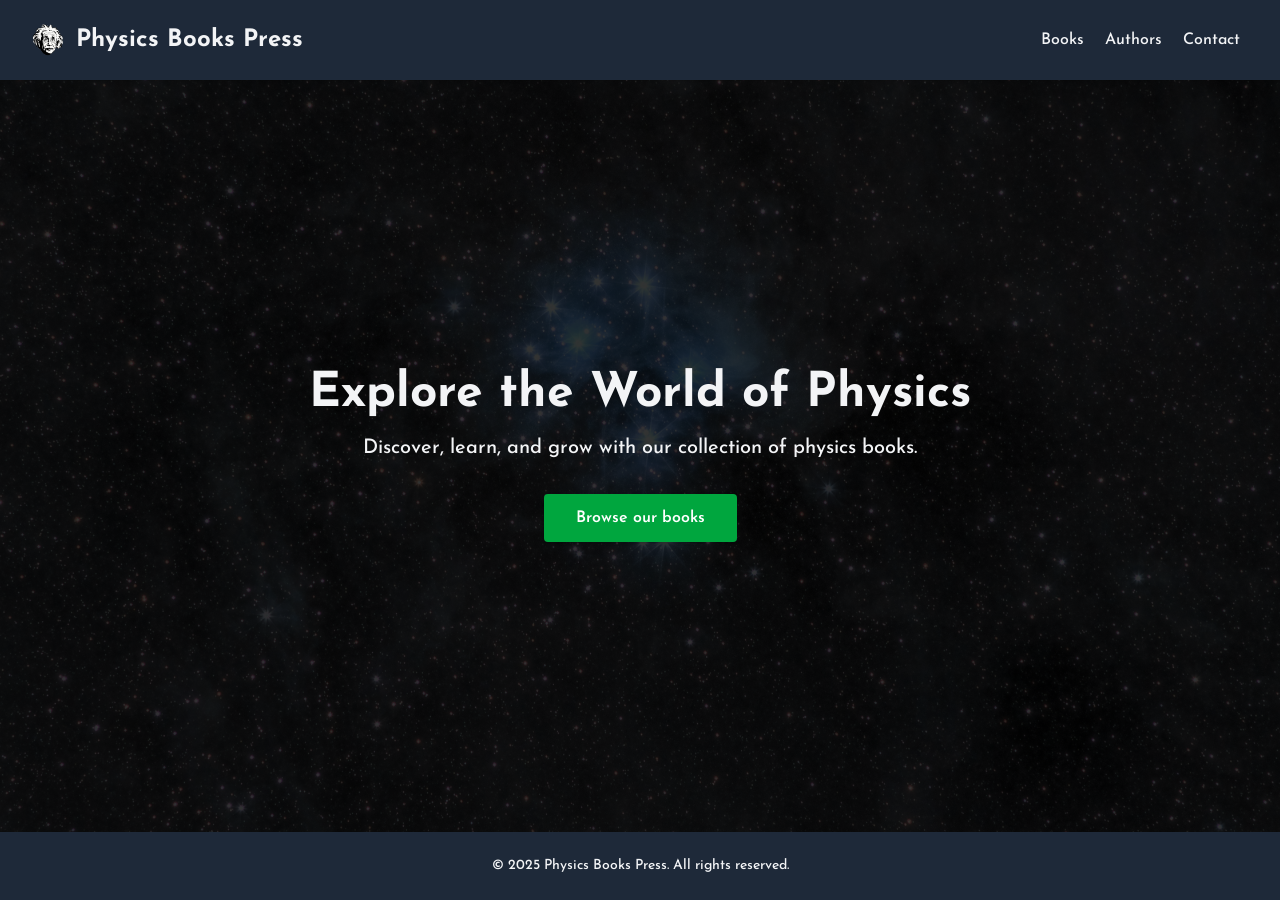
<file: index.html>
<!DOCTYPE html>
<html lang="en">

<head>
    <meta charset="UTF-8">
    <link rel="preconnect" href="https://fonts.googleapis.com">
    <link rel="preconnect" href="https://fonts.gstatic.com" crossorigin>
    <link href="https://fonts.googleapis.com/css2?family=Josefin+Sans:ital,wght@0,100..700;1,100..700&display=swap"
        rel="stylesheet">
    <style>
        .josefin-sans-std {
            font-family: "Josefin Sans", sans-serif;
            font-optical-sizing: auto;
            font-weight: 500;
            font-style: normal;
        }
    </style>
    <meta name="viewport" content="width=device-width, initial-scale=1.0">
    <title>Physics Books Press</title>
    <link href="./output.css" rel="stylesheet">
    <script async data-uid="4f81fa9027" src="https://physics.kit.com/4f81fa9027/index.js"></script>

    <!-- Google tag (gtag.js) -->
    <script async src="https://www.googletagmanager.com/gtag/js?id=G-MNFV7X96VJ"></script>
    <script>
        window.dataLayer = window.dataLayer || [];
        function gtag() { dataLayer.push(arguments); }
        gtag('js', new Date());

        gtag('config', 'G-MNFV7X96VJ');
    </script>

</head>

<body class=" min-h-screen flex flex-col josefin-sans-std text-gray-100" style="position: relative; background-image: url('images/hero-stars.jpg'); background-size: cover; background-position: center; background-color: rgba(255, 255, 255, 0.5);
  background-blend-mode: multiply">

    <header class="py-6 bg-gray-800 bg-opacity-90 shadow">
        <div class="container mx-auto px-8 flex justify-between items-center">
            <div class="flex items-center gap-3">
                <img src="images/logo.png" alt="Physics Books Press Logo" class="h-8 w-8">
                <h1 class="text-2xl font-bold">Physics Books Press</h1>
            </div>
            <nav>
                <a href="./books.html" class="hover:underline mx-2">Books</a>
                <a href="#" class="hover:underline mx-2">Authors</a>
                <a href="mailto:antonio@physicsbookspress.com" class="hover:underline mx-2">Contact</a>
            </nav>
        </div>
    </header>

    <main class="flex-grow flex items-center justify-center bg-black/80">
        <section class="text-center">
            <h2 class="text-4xl md:text-5xl font-extrabold mb-4">Explore the World of Physics</h2>
            <p class="text-lg md:text-xl mb-8">Discover, learn, and grow with our collection of
                physics books.</p>
            <a href="./books.html"
                class="inline-block px-8 py-3 bg-green-600 text-white font-semibold rounded shadow hover:bg-green-500 transition">Browse
                our books</a>
        </section>
    </main>
    <footer class="py-6 bg-gray-800 bg-opacity-90 shadow">
        <div class="container mx-auto px-4 text-center text-sm">
            &copy; 2025 Physics Books Press. All rights reserved.
        </div>
    </footer>
</body>

</html>
</file>
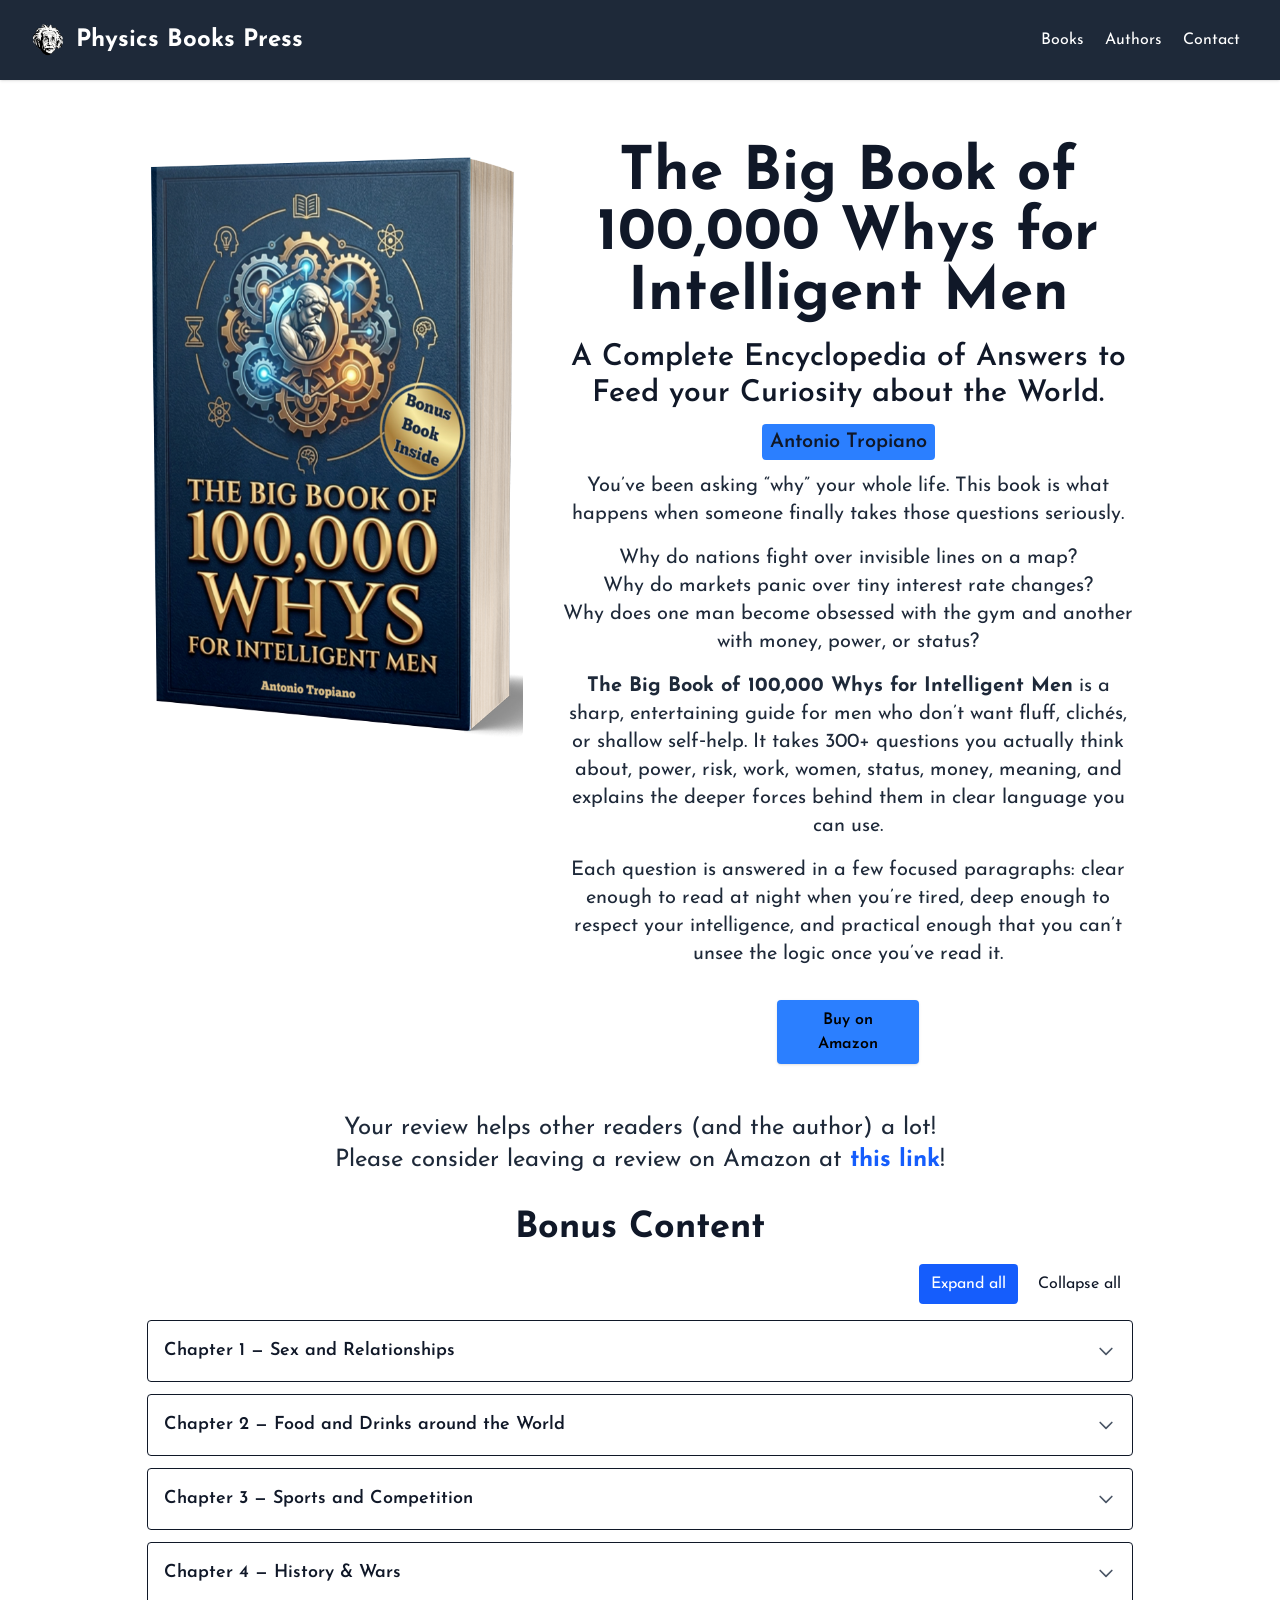
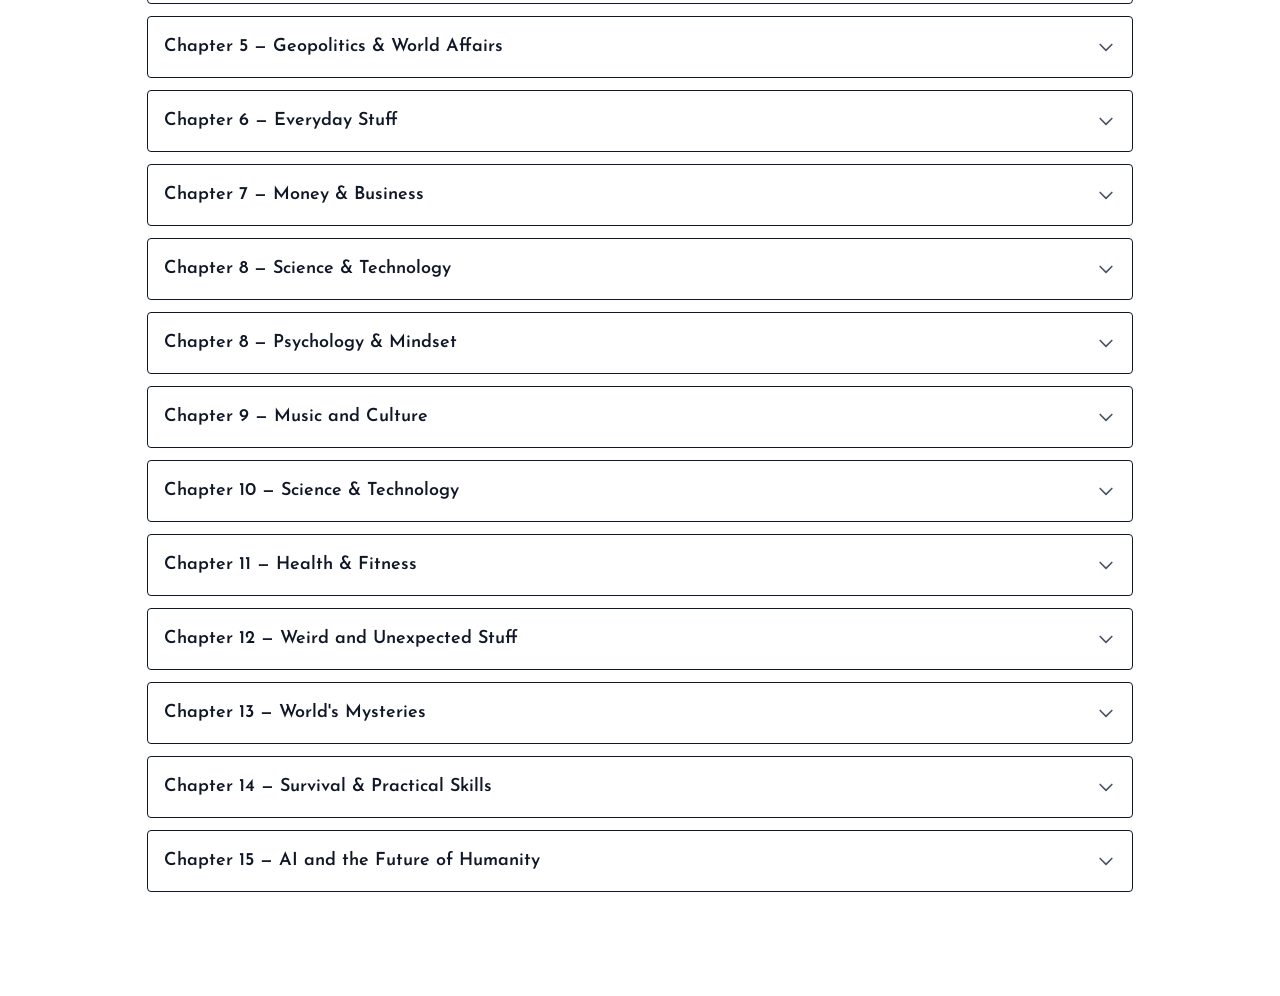
<file: 100kwhys.html>
<!DOCTYPE html>
<html lang="en">

<head>
    <meta charset="UTF-8">
    <title>100,000 Whys for Intelligent Men</title>
    <meta name="viewport" content="width=device-width, initial-scale=1.0">
    <link rel="preconnect" href="https://fonts.googleapis.com">
    <link rel="preconnect" href="https://fonts.gstatic.com" crossorigin>
    <link href="https://fonts.googleapis.com/css2?family=Josefin+Sans:ital,wght@0,100..700;1,100..700&display=swap"
        rel="stylesheet">
    <link href="./output.css" rel="stylesheet">
    <style>
        .josefin-sans-std {
            font-family: "Josefin Sans", sans-serif;
        }
    </style>
    <!-- Google tag (gtag.js) -->
    <script async src="https://www.googletagmanager.com/gtag/js?id=G-MNFV7X96VJ"></script>
    <script>
        window.dataLayer = window.dataLayer || [];
        function gtag() { dataLayer.push(arguments); }
        gtag('js', new Date());

        gtag('config', 'G-MNFV7X96VJ');
    </script>
</head>

<body class="min-h-screen flex flex-col josefin-sans-std text-gray-900">

    <header class="py-6 bg-gray-800 bg-opacity-90 shadow text-white">
        <div class="container mx-auto px-8 flex justify-between items-center">
            <div class="flex items-center gap-3">
                <img src="images/logo.png" alt="Physics Books Press Logo" class="h-8 w-8">
                <h1 class="text-2xl font-bold">Physics Books Press</h1>
            </div>
            <nav>
                <a href="./books.html" class="hover:underline mx-2">Books</a>
                <a href="#" class="hover:underline mx-2">Authors</a>
                <a href="mailto:antonio@physicsbookspress.com" class="hover:underline mx-2">Contact</a>
            </nav>
        </div>
    </header>

    <main class="w-5/6  mx-auto mt-10 px-4 mb-10">

        <div class="flex flex-col gap-8 bg-white">
            <div class="w-full flex flex-col md:flex-row rounded-lg overflow-hidden">
                <div class="flex-shrink-0 flex items-start justify-start">
                    <img src="images/100kwhys_cover-3d-narrow.png" alt="Book Cover - 100,000 Whys for Intelligent Men"
                        class="object-contain max-w-96 w-full rounded-md m-4">
                </div>
                <div class="flex-1 p-6 flex flex-col justify-center">
                    <h1 class="text-6xl  font-bold text-center mb-4">The Big Book of 100,000 Whys for Intelligent Men
                    </h1>
                    <h2 class="text-3xl font-semibold mb-4 text-center">A Complete Encyclopedia of Answers to Feed
                        your Curiosity about the World.
                    </h2>

                    <p class="text-xl text-center  text-gray-800 mb-4">
                        <span class="bg-blue-500 text-gray-900 font-semibold px-2 py-2 rounded">
                            Antonio Tropiano
                        </span>
                    </p>


                    <p class="text-gray-800 text-center text-xl  mb-4">
                        You’ve been asking “why” your whole life.
                        This book is what happens when someone finally takes those questions seriously.
                    </p>
                    <p class="text-gray-800 text-center text-xl  mb-4">
                        Why do nations fight over invisible lines on a map? <br>
                        Why do markets panic over tiny interest rate changes? <br>
                        Why does one man become obsessed with the gym and another with money, power, or status? <br>
                    </p>
                    <p class="text-gray-800 text-center text-xl  mb-4">
                        <strong>The Big Book of 100,000 Whys for Intelligent Men</strong>
                        is a sharp, entertaining guide for men who don’t want fluff, clichés, or shallow self‑help.
                        It takes 300+ questions you actually think about, power, risk, work, women, status, money,
                        meaning,
                        and explains the deeper forces behind them in clear language you can use.
                    </p>
                    <p class="text-gray-800 text-center text-xl  mb-4">
                        Each question is answered in a few focused paragraphs:
                        clear enough to read at night when you’re tired,
                        deep enough to respect your intelligence,
                        and practical enough that you can’t unsee the logic once you’ve read it.
                    </p>

                    <div class="flex justify-center">
                        <a href="https://www.amazon.com/dp/B0G4DMZP7H" target="_blank" class="lg:w-1/4 mt-4 inline-block px-6 py-2 
                            bg-blue-500 text-black text-center font-semibold rounded shadow 
                            hover:bg-blue-400 transition">
                            Buy on Amazon
                        </a>
                    </div>
                </div>

            </div>
        </div>

        <section class="w-full rounded-lg p-6" id="bonus">
            <p class="text-gray-800 text-center text-2xl mb-4">
                Your review helps other readers (and the author) a lot!<br>
                Please consider leaving a review on Amazon at <a
                    href="https://www.amazon.com/review/create-review?asin=B0H14FKWG4" target="_blank"
                    class="text-blue-600 hover:underline font-bold">this link</a>!
            </p>
            <h3 class="text-4xl font-bold mt-8 mb-4 text-center">Bonus Content</h3>

            <div class="flex justify-end gap-2 mb-4">
                <button id="expandAll" class="px-3 py-2 bg-blue-600 text-white rounded hover:bg-blue-500">Expand
                    all</button>
                <button id="collapseAll" class="px-3 py-2  text-gray-900 rounded hover:bg-gray-200">Collapse
                    all</button>
            </div>

            <style>
                details summary svg {
                    transition: transform .18s ease;
                }

                details[open] summary svg {
                    transform: rotate(180deg);
                }
            </style>

            <div class="space-y-3">
                <details class="bg-white rounded border p-4">
                    <summary class="list-none flex justify-between items-center cursor-pointer text-lg font-semibold">
                        Chapter 1 — Sex and Relationships
                        <svg xmlns="http://www.w3.org/2000/svg" class="h-5 w-5 ml-3 text-gray-600" fill="none"
                            viewBox="0 0 24 24" stroke="currentColor">
                            <path stroke-linecap="round" stroke-linejoin="round" stroke-width="2" d="M19 9l-7 7-7-7" />
                        </svg>
                    </summary>
                    <h4 class="mt-3 font-semibold">Additional readings & material</h4>
                    <ul class="list-disc list-inside text-gray-700 mt-2 space-y-1">
                        <li><a class="text-blue-600 hover:underline"
                                href="https://pmc.ncbi.nlm.nih.gov/articles/PMC2781881/" target="_blank"
                                rel="noopener">The ecology of social transitions in human evolution</a></li>
                        <li><a class="text-blue-600 hover:underline"
                                href="https://www.psychologytoday.com/us/blog/understanding-hypnosis/202402/how-oxytocin-affects-our-relationships"
                                target="_blank" rel="noopener">How Oxytocin Affects Our Relationships</a></li>

                        <li><a class="text-blue-600 hover:underline"
                                href="https://en.wikipedia.org/wiki/Human_mating_strategies" target="_blank"
                                rel="noopener">Human mating strategies</a></li>

                        <li><a class="text-blue-600 hover:underline"
                                href="https://observatory.wiki/The_Evolution_of_the_Human_Pair_Bond" target="_blank"
                                rel="noopener">The Evolution of the Human Pair Bond</a></li>

                        <li><a class="text-blue-600 hover:underline"
                                href="https://patrickmanningworldhistorian.com/blog/exploring-the-evolution-of-households-and-communities-in-homo-sapiens/"
                                target="_blank" rel="noopener">Exploring the Evolution of Households and Communities in
                                Homo Sapiens</a></li>

                        <li><a class="text-blue-600 hover:underline"
                                href="https://greatergood.berkeley.edu/article/item/what_does_oxytocin_have_to_do_with_friendship"
                                target="_blank" rel="noopener">What Does Oxytocin Have to Do With Friendship?</a></li>

                        <li><a class="text-blue-600 hover:underline" href="https://pubmed.ncbi.nlm.nih.gov/8483982/"
                                target="_blank" rel="noopener">An evolutionary perspective on human mating</a></li>

                        <li><a class="text-blue-600 hover:underline"
                                href="https://pmc.ncbi.nlm.nih.gov/articles/PMC3382477/" target="_blank"
                                rel="noopener">Human origins and the transition from promiscuity to pair‑bonding</a>
                        </li>

                        <li><a class="text-blue-600 hover:underline"
                                href="https://www.georgetown.edu/news/the-neuroscience-of-love-whats-going-on-in-the-lovestruck-brain/"
                                target="_blank" rel="noopener">The Neuroscience of Love</a></li>

                        <li><a class="text-blue-600 hover:underline" href="https://www.nature.com/articles/srep38490"
                                target="_blank" rel="noopener">MHC‑dependent mate choice is linked to a trace‑amine
                                receptor</a></li>
                    </ul>
                </details>

                <details class="bg-white rounded border p-4">
                    <summary class="list-none flex justify-between items-center cursor-pointer text-lg font-semibold">
                        Chapter 2 — Food and Drinks around the World
                        <svg xmlns="http://www.w3.org/2000/svg" class="h-5 w-5 ml-3 text-gray-600" fill="none"
                            viewBox="0 0 24 24" stroke="currentColor">
                            <path stroke-linecap="round" stroke-linejoin="round" stroke-width="2" d="M19 9l-7 7-7-7" />
                        </svg>
                    </summary>
                    <h4 class="mt-3 font-semibold">Additional readings & material</h4>
                    <ul class="list-disc list-inside text-gray-700 mt-2 space-y-1">
                        <li><a class="text-blue-600 hover:underline" href="https://ich.unesco.org" target="_blank"
                                rel="noopener">The Intangible Cultural Heritage of Food</a></li>

                        <li><a class="text-blue-600 hover:underline" href="https://www.bbc.com/future" target="_blank"
                                rel="noopener">Why Do Some Cultures Eat Insects?</a></li>

                        <li><a class="text-blue-600 hover:underline" href="https://www.nature.com/natfood"
                                target="_blank" rel="noopener">Fermented Foods and Gut Health</a></li>

                        <li><a class="text-blue-600 hover:underline" href="https://www.weforum.org" target="_blank"
                                rel="noopener">How Street Food Reflects Urban Culture</a></li>

                        <li><a class="text-blue-600 hover:underline" href="https://www.hsph.harvard.edu" target="_blank"
                                rel="noopener">Food as Social Glue</a></li>

                        <li><a class="text-blue-600 hover:underline" href="https://modernfarmer.com" target="_blank"
                                rel="noopener">Why Some Cultures Love Bitter and Spicy Flavors</a></li>

                        <li><a class="text-blue-600 hover:underline" href="https://www.technologyreview.com"
                                target="_blank" rel="noopener">How AI Is Changing Food Production</a></li>

                        <li><a class="text-blue-600 hover:underline" href="https://www.bbc.com/earth" target="_blank"
                                rel="noopener">Why We Crave the Foods We Do</a></li>

                        <li><a class="text-blue-600 hover:underline" href="https://www.theatlantic.com" target="_blank"
                                rel="noopener">How Coffee and Tea Became Rituals</a></li>

                        <li><a class="text-blue-600 hover:underline" href="https://food.stanford.edu" target="_blank"
                                rel="noopener">Climate and Cuisine</a></li>

                        <li><a class="text-blue-600 hover:underline" href="https://www.atlasobscura.com/gastro-obscura"
                                target="_blank" rel="noopener">The World’s National Dishes</a></li>

                        <li><a class="text-blue-600 hover:underline" href="https://www.npr.org/sections/thesalt"
                                target="_blank" rel="noopener">How Migration Creates Food Fusion</a></li>

                        <li><a class="text-blue-600 hover:underline" href="https://www.thelancet.com" target="_blank"
                                rel="noopener">Urbanization and Dietary Change</a></li>

                        <li><a class="text-blue-600 hover:underline" href="https://www.nationalgeographic.com"
                                target="_blank" rel="noopener">Cheese and Charcuterie Around the World</a></li>

                        <li><a class="text-blue-600 hover:underline" href="https://www.oecd.org" target="_blank"
                                rel="noopener">Sweet Tooth: Trends in Global Sugar Consumption</a></li>
                    </ul>
                </details>

                <details class="bg-white rounded border p-4">
                    <summary class="list-none flex justify-between items-center cursor-pointer text-lg font-semibold">
                        Chapter 3 — Sports and Competition
                        <svg xmlns="http://www.w3.org/2000/svg" class="h-5 w-5 ml-3 text-gray-600" fill="none"
                            viewBox="0 0 24 24" stroke="currentColor">
                            <path stroke-linecap="round" stroke-linejoin="round" stroke-width="2" d="M19 9l-7 7-7-7" />
                        </svg>
                    </summary>
                    <h4 class="mt-3 font-semibold">Additional readings & material</h4>
                    <ul class="list-disc list-inside text-gray-700 mt-2 space-y-1">
                        <li><a class="text-blue-600 hover:underline"
                                href="https://sabr.org/journal/article/home-field-advantage/" target="_blank"
                                rel="noopener">Home-Field Advantage</a></li>

                        <li><a class="text-blue-600 hover:underline"
                                href="https://sportsmedicineweekly.com/dr-brian-cole/at-what-age-do-athletes-achieve-peak-performance/"
                                target="_blank" rel="noopener">Peak Athletic Performance by Age</a></li>

                        <li><a class="text-blue-600 hover:underline"
                                href="https://www.smithsonianmag.com/smart-news/long-distance-running-may-have-evolved-to-help-humans-chase-prey-to-exhaustion-180984354/"
                                target="_blank" rel="noopener">Human Endurance and Hunting Evolution</a></li>

                        <li><a class="text-blue-600 hover:underline"
                                href="https://data.folio3.com/blog/big-data-in-sports/" target="_blank"
                                rel="noopener">Big Data in Sports</a></li>

                        <li><a class="text-blue-600 hover:underline"
                                href="https://renucounselling.ca/why-is-mental-toughness-important/" target="_blank"
                                rel="noopener">Mental Toughness in Sports</a></li>

                        <li><a class="text-blue-600 hover:underline"
                                href="https://www.scienceofrunning.com/2017/05/the-roger-bannister-effect-the-myth-of-the-psychological-breakthrough.html"
                                target="_blank" rel="noopener">The Roger Bannister Effect</a></li>

                        <li><a class="text-blue-600 hover:underline"
                                href="https://www.psychologytoday.com/us/blog/how-risky-is-it-really/201110/the-tribal-roots-team-spirit"
                                target="_blank" rel="noopener">The Tribal Roots of Team Spirit</a></li>

                        <li><a class="text-blue-600 hover:underline"
                                href="https://usa.satisform.com/the-evolution-of-sports-rehabilitation.html"
                                target="_blank" rel="noopener">Evolution of Sports Rehabilitation</a></li>

                        <li><a class="text-blue-600 hover:underline"
                                href="https://www.ebsco.com/research-starters/sports-and-leisure/draft-sports"
                                target="_blank" rel="noopener">Draft (sports)</a></li>
                    </ul>
                </details>

                <details class="bg-white rounded border p-4">
                    <summary class="list-none flex justify-between items-center cursor-pointer text-lg font-semibold">
                        Chapter 4 — History & Wars
                        <svg xmlns="http://www.w3.org/2000/svg" class="h-5 w-5 ml-3 text-gray-600" fill="none"
                            viewBox="0 0 24 24" stroke="currentColor">
                            <path stroke-linecap="round" stroke-linejoin="round" stroke-width="2" d="M19 9l-7 7-7-7" />
                        </svg>
                    </summary>
                    <h4 class="mt-3 font-semibold">Additional readings & material</h4>
                    <ul class="list-disc list-inside text-gray-700 mt-2 space-y-1">
                        <li><a class="text-blue-600 hover:underline"
                                href="https://www.benlandautaylor.com/p/the-military-transformation-of-medieval"
                                target="_blank" rel="noopener">The Military Transformation Of Medieval Europe: Stirrups
                                and Cavalry</a></li>

                        <li><a class="text-blue-600 hover:underline"
                                href="https://en.wikipedia.org/wiki/Great_Stirrup_Controversy" target="_blank"
                                rel="noopener">Great Stirrup Controversy</a></li>

                        <li><a class="text-blue-600 hover:underline"
                                href="https://strangehorizons.com/wordpress/non-fiction/articles/how-the-stirrup-changed-our-world/"
                                target="_blank" rel="noopener">How the Stirrup Changed Our World</a></li>

                        <li><a class="text-blue-600 hover:underline"
                                href="https://cards.algoreducation.com/en/content/DsgcyssI/empire-expansion-collapse-dynamics"
                                target="_blank" rel="noopener">The Rise and Fall of Empires</a></li>

                        <li><a class="text-blue-600 hover:underline"
                                href="https://voiceofindia.me/2026/01/20/usa-seven-stages-of-imperial-decline-samannay-biswas/"
                                target="_blank" rel="noopener">Seven stages of imperial decline</a></li>

                        <li><a class="text-blue-600 hover:underline"
                                href="https://aeon.co/essays/the-great-myth-of-empire-collapse" target="_blank"
                                rel="noopener">The great myth of empire collapse</a></li>

                        <li><a class="text-blue-600 hover:underline"
                                href="https://aristocraticfury.substack.com/p/the-evolution-of-cavalry-in-16th"
                                target="_blank" rel="noopener">The Evolution of Cavalry in 16th century</a></li>

                        <li><a class="text-blue-600 hover:underline"
                                href="https://www.history.com/topics/european-history/nation-state" target="_blank"
                                rel="noopener">The Rise of the Nation‑State</a></li>

                        <li><a class="text-blue-600 hover:underline"
                                href="https://www.history.com/topics/world-war-i/world-war-i-history" target="_blank"
                                rel="noopener">World War I</a></li>

                        <li><a class="text-blue-600 hover:underline"
                                href="https://www.britannica.com/topic/naval-warfare" target="_blank"
                                rel="noopener">Naval Warfare</a></li>

                        <li><a class="text-blue-600 hover:underline"
                                href="https://www.energy.gov/articles/doe-explainsnuclear-deterrence" target="_blank"
                                rel="noopener">Nuclear Deterrence</a></li>

                        <li><a class="text-blue-600 hover:underline" href="https://www.britannica.com/place/Venice"
                                target="_blank" rel="noopener">Venetian Maritime Empire</a></li>

                        <li><a class="text-blue-600 hover:underline" href="https://www.britannica.com/topic/fascism"
                                target="_blank" rel="noopener">Fascism</a></li>
                    </ul>
                </details>

                <details class="bg-white rounded border p-4">
                    <summary class="list-none flex justify-between items-center cursor-pointer text-lg font-semibold">
                        Chapter 5 — Geopolitics & World Affairs
                        <svg xmlns="http://www.w3.org/2000/svg" class="h-5 w-5 ml-3 text-gray-600" fill="none"
                            viewBox="0 0 24 24" stroke="currentColor">
                            <path stroke-linecap="round" stroke-linejoin="round" stroke-width="2" d="M19 9l-7 7-7-7" />
                        </svg>
                    </summary>
                    <h4 class="mt-3 font-semibold">Additional readings & material</h4>
                    <ul class="list-disc list-inside text-gray-700 mt-2 space-y-1">
                        <li><a class="text-blue-600 hover:underline"
                                href="https://www.cambridge.org/core/books/rethinking-world-history/in-the-center-of-the-map-nations-see-themselves-as-the-hub-of-history/43B308E23B3996F5656A57ECFF8BDE66"
                                target="_blank" rel="noopener">In the center of the map: Nations see themselves as the
                                hub of history</a></li>

                        <li><a class="text-blue-600 hover:underline"
                                href="https://unctad.org/publication/strait-hormuz-disruptions-implications-global-trade-and-development"
                                target="_blank" rel="noopener">Strait of Hormuz disruptions: Implications for global
                                trade and development</a></li>

                        <li><a class="text-blue-600 hover:underline"
                                href="https://www.defensepriorities.org/explainers/grand-strategy-geography/"
                                target="_blank" rel="noopener">Grand strategy: Geography</a></li>

                        <li><a class="text-blue-600 hover:underline"
                                href="https://www.weforum.org/stories/2026/03/war-middle-east-vulnerability-global-choke-points/"
                                target="_blank" rel="noopener">Iran war exposes the fragility of global choke points</a>
                        </li>

                        <li><a class="text-blue-600 hover:underline"
                                href="https://www.mufgamericas.com/sites/default/files/document/2025-06/Chart%20of%20the%20Day_6_18_Geostrategic%20Chokepoints%20and%20The%20Strait%20of%20Hormuz.pdf"
                                target="_blank" rel="noopener">Geostrategic Chokepoint: The Strait of Hormuz</a></li>

                        <li><a class="text-blue-600 hover:underline"
                                href="https://www.swp-berlin.org/10.18449/2022RP06/" target="_blank"
                                rel="noopener">Geopolitics of Electricity: Grids, Space and (political) Power</a></li>

                        <li><a class="text-blue-600 hover:underline"
                                href="https://www.ibanet.org/export-controls-economic-sanctions" target="_blank"
                                rel="noopener">Introduction on export controls: economic sanctions</a></li>

                        <li><a class="text-blue-600 hover:underline"
                                href="https://www.atlanticcouncil.org/blogs/new-atlanticist/the-digital-ocean-as-a-model-for-innovation-in-the-perfect-storm/"
                                target="_blank" rel="noopener">The “Digital Ocean” as a model for innovation in the
                                perfect storm</a></li>

                        <li><a class="text-blue-600 hover:underline"
                                href="https://www.gmfus.org/news/alliances-shifting-global-order-rethinking-transatlantic-engagement-global-swing-states"
                                target="_blank" rel="noopener">Alliances in a Shifting Global Order</a></li>

                        <li><a class="text-blue-600 hover:underline"
                                href="https://www.atlanticcouncil.org/dispatches/why-the-arctic-matters-to-the-united-states/"
                                target="_blank" rel="noopener">Why the Arctic matters to the United States</a></li>

                        <li><a class="text-blue-600 hover:underline"
                                href="https://www.hungarianconservative.com/articles/culture_society/geopolitics-demographic-shift-total-fertility-rate-migration/"
                                target="_blank" rel="noopener">The Geopolitics of the Demographic Shift</a></li>

                        <li><a class="text-blue-600 hover:underline"
                                href="https://blog.gdeltproject.org/today-network-20-20-the-geopolitics-of-technology-propaganda-and-misinformation-in-the-digital-age/"
                                target="_blank" rel="noopener">The Geopolitics of Technology, Propaganda and
                                Misinformation</a></li>

                        <li><a class="text-blue-600 hover:underline"
                                href="https://www.realinstitutoelcano.org/en/work-document/the-geopolitics-of-currencies-and-the-future-of-the-international-system/"
                                target="_blank" rel="noopener">The Geopolitics of Currencies and the Future of the
                                International System</a></li>

                        <li><a class="text-blue-600 hover:underline"
                                href="https://carnegieendowment.org/research/2024/04/emerging-powers-and-the-future-of-american-statecraft"
                                target="_blank" rel="noopener">Emerging Powers and the Future of American Statecraft</a>
                        </li>
                    </ul>
                </details>

                <details class="bg-white rounded border p-4">
                    <summary class="list-none flex justify-between items-center cursor-pointer text-lg font-semibold">
                        Chapter 6 — Everyday Stuff
                        <svg xmlns="http://www.w3.org/2000/svg" class="h-5 w-5 ml-3 text-gray-600" fill="none"
                            viewBox="0 0 24 24" stroke="currentColor">
                            <path stroke-linecap="round" stroke-linejoin="round" stroke-width="2" d="M19 9l-7 7-7-7" />
                        </svg>
                    </summary>
                    <h4 class="mt-3 font-semibold">Additional readings & material</h4>
                    <ul class="list-disc list-inside text-gray-700 mt-2 space-y-1">
                        <li><a class="text-blue-600 hover:underline" href="https://www.health.harvard.edu"
                                target="_blank" rel="noopener">Why Planning Makes Us Feel Calmer</a></li>

                        <li><a class="text-blue-600 hover:underline" href="https://www.apa.org" target="_blank"
                                rel="noopener">Why Simple Tasks Feel More Urgent Than Important Ones</a></li>

                        <li><a class="text-blue-600 hover:underline" href="https://theconversation.com" target="_blank"
                                rel="noopener">Why Cleaning Feels Pointless When Chaos Returns</a></li>

                        <li><a class="text-blue-600 hover:underline" href="https://www.psychologytoday.com"
                                target="_blank" rel="noopener">How To‑Do Lists Ease Mental Load</a></li>

                        <li><a class="text-blue-600 hover:underline" href="https://www.bbc.com/worklife" target="_blank"
                                rel="noopener">Why We Panic When the “Wrong” Thing Is Gone</a></li>

                        <li><a class="text-blue-600 hover:underline" href="https://www.scientificamerican.com"
                                target="_blank" rel="noopener">Why Half‑Finished Projects Linger</a></li>

                        <li><a class="text-blue-600 hover:underline" href="https://www.theatlantic.com" target="_blank"
                                rel="noopener">Why We Hoard Useless Objects</a></li>

                        <li><a class="text-blue-600 hover:underline" href="https://hbr.org" target="_blank"
                                rel="noopener">Why Things We Have to Do Feel Worse Than Things We Choose</a></li>

                        <li><a class="text-blue-600 hover:underline" href="https://www.npr.org/sections/lifekit"
                                target="_blank" rel="noopener">Why Habits Are So Hard to Break</a></li>

                        <li><a class="text-blue-600 hover:underline" href="https://sloanreview.mit.edu" target="_blank"
                                rel="noopener">Why Tiny Tasks Feel Like Progress</a></li>

                        <li><a class="text-blue-600 hover:underline" href="https://www.bbc.com/future" target="_blank"
                                rel="noopener">Why We Can’t Stop Checking Our Phones</a></li>

                        <li><a class="text-blue-600 hover:underline" href="https://www.theguardian.com/science"
                                target="_blank" rel="noopener">Why We Procrastinate on Gifts</a></li>

                        <li><a class="text-blue-600 hover:underline"
                                href="https://www.scientificamerican.com/magazine/sa" target="_blank" rel="noopener">Why
                                Rest Feels Like Guilt</a></li>

                        <li><a class="text-blue-600 hover:underline" href="https://theconversation.com" target="_blank"
                                rel="noopener">Why We Keep Unused Things “Just in Case”</a></li>

                        <li><a class="text-blue-600 hover:underline" href="https://www.psychologytoday.com"
                                target="_blank" rel="noopener">Why Slow, Manual Work Feels More “Real”</a></li>

                        <li><a class="text-blue-600 hover:underline" href="https://www.nytimes.com/section/science"
                                target="_blank" rel="noopener">Why We Keep Repeating the Same Mistakes</a></li>

                        <li><a class="text-blue-600 hover:underline" href="https://www.npr.org/sections/lifekit"
                                target="_blank" rel="noopener">Why We Hate Low‑Value Chores</a></li>

                        <li><a class="text-blue-600 hover:underline" href="https://www.bbc.com/worklife" target="_blank"
                                rel="noopener">Why We Feel the Urge to Fix Other People’s Spaces</a></li>

                        <li><a class="text-blue-600 hover:underline" href="https://www.health.harvard.edu"
                                target="_blank" rel="noopener">Why Effort Feels Like Meaning</a></li>
                    </ul>
                </details>

                <details class="bg-white rounded border p-4">
                    <summary class="list-none flex justify-between items-center cursor-pointer text-lg font-semibold">
                        Chapter 7 — Money & Business
                        <svg xmlns="http://www.w3.org/2000/svg" class="h-5 w-5 ml-3 text-gray-600" fill="none"
                            viewBox="0 0 24 24" stroke="currentColor">
                            <path stroke-linecap="round" stroke-linejoin="round" stroke-width="2" d="M19 9l-7 7-7-7" />
                        </svg>
                    </summary>
                    <h4 class="mt-3 font-semibold">Additional readings & material</h4>
                    <ul class="list-disc list-inside text-gray-700 mt-2 space-y-1">
                        <li><a class="text-blue-600 hover:underline"
                                href="https://www.newyorklife.com/articles/understanding-compound-interest"
                                target="_blank" rel="noopener">What is Compounding Interest?</a></li>

                        <li><a class="text-blue-600 hover:underline"
                                href="https://www.consumerfinance.gov/ask-cfpb/how-does-compound-interest-work-en-1683/"
                                target="_blank" rel="noopener">How does compound interest work?</a></li>

                        <li><a class="text-blue-600 hover:underline"
                                href="https://www.linkedin.com/posts/williamstern_startupstrategy-businessgrowth-entrepreneurmindset-activity-7384944100942204928-EAXz"
                                target="_blank" rel="noopener">Why most tech companies prioritize growth over profit</a>
                        </li>

                        <li><a class="text-blue-600 hover:underline"
                                href="https://www.linkedin.com/posts/marketwell-solutions_education-marketing-success-activity-7351988892306210819-nDvD"
                                target="_blank" rel="noopener">Why startups should prioritize profitability over
                                growth</a></li>

                        <li><a class="text-blue-600 hover:underline"
                                href="https://www.investopedia.com/financial-edge/0710/5-ways-debt-can-make-you-money.aspx"
                                target="_blank" rel="noopener">5 Ways Debt Can Make You Money</a></li>

                        <li><a class="text-blue-600 hover:underline"
                                href="https://business.bankofamerica.com/en/resources/leverage-debt-to-grow-your-business"
                                target="_blank" rel="noopener">How Debt Can be Leveraged for Business Growth</a></li>

                        <li><a class="text-blue-600 hover:underline"
                                href="https://www.academia.edu/43235163/The_principal_agent_problem_in_corporate_governance"
                                target="_blank" rel="noopener">The principal–agent problem in corporate governance</a>
                        </li>

                        <li><a class="text-blue-600 hover:underline"
                                href="https://papers.ssrn.com/sol3/papers.cfm?abstract_id=2468942" target="_blank"
                                rel="noopener">Corporate Governance Principal‑Agent Problem</a></li>

                        <li><a class="text-blue-600 hover:underline"
                                href="https://www.defensepriorities.org/explainers/grand-strategy-geography/"
                                target="_blank" rel="noopener">Grand strategy: Geography</a></li>

                        <li><a class="text-blue-600 hover:underline"
                                href="https://www.imf.org/external/pubs/ft/fandd/basics/72-inflation-targeting.htm"
                                target="_blank" rel="noopener">Inflation Targeting: Holding the Line</a></li>

                        <li><a class="text-blue-600 hover:underline"
                                href="https://desapublications.un.org/un-desa-voice/expert-voices/april-2022/credit-ratings-why-they-matter-global-goals"
                                target="_blank" rel="noopener">Credit Ratings – Why They Matter for the Global Goals</a>
                        </li>

                        <li><a class="text-blue-600 hover:underline"
                                href="https://en.wikipedia.org/wiki/Inflation_targeting" target="_blank"
                                rel="noopener">Inflation Targeting</a></li>

                        <li><a class="text-blue-600 hover:underline"
                                href="https://www.adaptcfo.com/post/the-real-cost-of-growth-why-most-companies-lose-money-while-scaling"
                                target="_blank" rel="noopener">The REAL Cost of Growth: Why Most Companies Lose Money
                                While Scaling</a></li>

                        <li><a class="text-blue-600 hover:underline"
                                href="https://www.linkedin.com/pulse/how-loss-making-companies-can-still-make-owners-rich-truth-maurya-gkotc"
                                target="_blank" rel="noopener">How Loss‑Making Companies Can Still Make Their Owners
                                Rich</a></li>
                    </ul>
                </details>

                <details class="bg-white rounded border p-4">
                    <summary class="list-none flex justify-between items-center cursor-pointer text-lg font-semibold">
                        Chapter 8 — Science & Technology
                        <svg xmlns="http://www.w3.org/2000/svg" class="h-5 w-5 ml-3 text-gray-600" fill="none"
                            viewBox="0 0 24 24" stroke="currentColor">
                            <path stroke-linecap="round" stroke-linejoin="round" stroke-width="2" d="M19 9l-7 7-7-7" />
                        </svg>
                    </summary>
                    <h4 class="mt-3 font-semibold">Additional readings & material</h4>
                    <ul class="list-disc list-inside text-gray-700 mt-2 space-y-1">
                        <li><a class="text-green-600 hover:underline"
                                href="https://plato.stanford.edu/entries/qm-everett/" target="_blank" rel="noopener">A
                                very deep discussion of the Many-World
                                interpretation of Quantum Physics.
                            </a>
                        </li>
                        <li><a class="text-green-600 hover:underline" href="https://iep.utm.edu/int-qm" target="_blank"
                                rel="noopener">All Quantum Physics interpretations (and more) are
                                summarized
                                in this excellent article.
                            </a>
                        </li>
                        <li><a class="text-green-600 hover:underline" href="https://plato.stanford.edu/entries/qm-bohm/"
                                target="_blank" rel="noopener">A
                                great overview of Bohm's alternative interpretation
                                of Quantum Physics.
                        </li>
                        <li><a class="text-green-600 hover:underline" href="https://www.preposterousuniverse.com/blog"
                                target="_blank" rel="noopener">Sean
                                Carroll blog with lots of articles on the Many-Worlds
                                interpretation.
                            </a>
                        </li>
                    </ul>
                </details>

                <details class="bg-white rounded border p-4">
                    <summary class="list-none flex justify-between items-center cursor-pointer text-lg font-semibold">
                        Chapter 8 — Psychology & Mindset
                        <svg xmlns="http://www.w3.org/2000/svg" class="h-5 w-5 ml-3 text-gray-600" fill="none"
                            viewBox="0 0 24 24" stroke="currentColor">
                            <path stroke-linecap="round" stroke-linejoin="round" stroke-width="2" d="M19 9l-7 7-7-7" />
                        </svg>
                    </summary>
                    <h4 class="mt-3 font-semibold">Additional readings & material</h4>
                    <ul class="list-disc list-inside text-gray-700 mt-2 space-y-1">
                        <li><a class="text-blue-600 hover:underline"
                                href="https://thedecisionlab.com/biases/dunning-kruger-effect" target="_blank"
                                rel="noopener">Dunning–Kruger Effect</a></li>

                        <li><a class="text-blue-600 hover:underline"
                                href="https://theorion.com/94637/opinion/ignorance-of-ignorance-on-overconfidence-and-intellectual-humility/"
                                target="_blank" rel="noopener">“Ignorance of ignorance”: On overconfidence and
                                intellectual humility</a></li>

                        <li><a class="text-blue-600 hover:underline"
                                href="https://pmc.ncbi.nlm.nih.gov/articles/PMC8635439/" target="_blank"
                                rel="noopener">The neural basis of delayed gratification</a></li>

                        <li><a class="text-blue-600 hover:underline"
                                href="https://www.frontiersin.org/journals/psychology/articles/10.3389/fpsyg.2021.645498/full"
                                target="_blank" rel="noopener">The Neuroscience of the Flow State</a></li>

                        <li><a class="text-blue-600 hover:underline"
                                href="https://thedecisionlab.com/biases/negativity-bias" target="_blank"
                                rel="noopener">Phantom Fears and the Negativity Bias</a></li>

                        <li><a class="text-blue-600 hover:underline"
                                href="https://www.health.harvard.edu/blog/the-surprising-power-of-behavioral-incentives-2019091817740"
                                target="_blank" rel="noopener">The Surprising Power of Behavioral Incentives</a></li>

                        <li><a class="text-blue-600 hover:underline"
                                href="https://www.psychologytoday.com/us/basics/social-comparison" target="_blank"
                                rel="noopener">The Perils of Social Comparison</a></li>

                        <li><a class="text-blue-600 hover:underline"
                                href="https://northbrisbanepsychologists.com.au/negativity-bias/" target="_blank"
                                rel="noopener">Why Our Brain Loves Bad News</a></li>

                        <li><a class="text-blue-600 hover:underline"
                                href="https://www.verywellmind.com/what-is-a-habit-loop-2794962" target="_blank"
                                rel="noopener">How to Break the Habit Loop</a></li>

                        <li><a class="text-blue-600 hover:underline"
                                href="https://greatergood.berkeley.edu/article/item/how_self_compassion_helps_you_lean_into_failure"
                                target="_blank" rel="noopener">How Self‑Compassion Helps You Learn from Failure</a></li>

                        <li><a class="text-blue-600 hover:underline"
                                href="https://www.verywellmind.com/what-is-analysis-paralysis-5223790" target="_blank"
                                rel="noopener">Analysis Paralysis: What It Means and How to Handle It</a></li>
                    </ul>
                </details>

                <details class="bg-white rounded border p-4">
                    <summary class="list-none flex justify-between items-center cursor-pointer text-lg font-semibold">
                        Chapter 9 — Music and Culture
                        <svg xmlns="http://www.w3.org/2000/svg" class="h-5 w-5 ml-3 text-gray-600" fill="none"
                            viewBox="0 0 24 24" stroke="currentColor">
                            <path stroke-linecap="round" stroke-linejoin="round" stroke-width="2" d="M19 9l-7 7-7-7" />
                        </svg>
                    </summary>
                    <h4 class="mt-3 font-semibold">Additional readings & material</h4>
                    <ul class="list-disc list-inside text-gray-700 mt-2 space-y-1">
                        <li><a class="text-blue-600 hover:underline" href="https://global.oup.com/academic"
                                target="_blank" rel="noopener">Music, Memory, and Emotion</a></li>

                        <li><a class="text-blue-600 hover:underline" href="https://www.theguardian.com/music"
                                target="_blank" rel="noopener">Why National Anthems Feel So Powerful</a></li>

                        <li><a class="text-blue-600 hover:underline" href="https://www.frontiersin.org" target="_blank"
                                rel="noopener">Music‑Induced Chills and the Brain</a></li>

                        <li><a class="text-blue-600 hover:underline" href="https://www.ethnomusicologyreview.org"
                                target="_blank" rel="noopener">Instruments and Local Environments</a></li>

                        <li><a class="text-blue-600 hover:underline" href="https://www.psychologytoday.com"
                                target="_blank" rel="noopener">Why Music Feels Physical to Some People</a></li>

                        <li><a class="text-blue-600 hover:underline" href="https://www.npr.org/sections/goatsandsoda"
                                target="_blank" rel="noopener">Teenagers, Identity, and Music</a></li>

                        <li><a class="text-blue-600 hover:underline" href="https://www.theatlantic.com" target="_blank"
                                rel="noopener">Forbidden Music and Resistance</a></li>

                        <li><a class="text-blue-600 hover:underline" href="https://www.nature.com/nathumbehav"
                                target="_blank" rel="noopener">Cross‑Cultural Patterns in Lullabies</a></li>

                        <li><a class="text-blue-600 hover:underline" href="https://www.scientificamerican.org"
                                target="_blank" rel="noopener">Why Music Makes Us Cry</a></li>

                        <li><a class="text-blue-600 hover:underline" href="https://www.nytimes.com/section/arts"
                                target="_blank" rel="noopener">Music and Dancing Across Cultures</a></li>

                        <li><a class="text-blue-600 hover:underline" href="https://research.spotify.com" target="_blank"
                                rel="noopener">How Pop Hits Go Global</a></li>

                        <li><a class="text-blue-600 hover:underline" href="https://www.journals.uchicago.edu/jcr"
                                target="_blank" rel="noopener">Generational Taste and “Music Today Is Worse”</a></li>

                        <li><a class="text-blue-600 hover:underline" href="https://www.fas.harvard.edu" target="_blank"
                                rel="noopener">Music and Emotional Framing in Film</a></li>
                    </ul>
                </details>

                <details class="bg-white rounded border p-4">
                    <summary class="list-none flex justify-between items-center cursor-pointer text-lg font-semibold">
                        Chapter 10 — Science & Technology
                        <svg xmlns="http://www.w3.org/2000/svg" class="h-5 w-5 ml-3 text-gray-600" fill="none"
                            viewBox="0 0 24 24" stroke="currentColor">
                            <path stroke-linecap="round" stroke-linejoin="round" stroke-width="2" d="M19 9l-7 7-7-7" />
                        </svg>
                    </summary>
                    <h4 class="mt-3 font-semibold">Additional readings & material</h4>
                    <ul class="list-disc list-inside text-gray-700 mt-2 space-y-1">
                        <li><a class="text-blue-600 hover:underline"
                                href="https://jackwestin.com/resources/mcat-content/energy-changes-in-chemical-reactions/second-law-concept-of-entropy"
                                target="_blank" rel="noopener">Second Law Concept Of Entropy</a></li>

                        <li><a class="text-blue-600 hover:underline"
                                href="https://www.energy.gov/science/doe-explainsrelativity" target="_blank"
                                rel="noopener">DOE Explains…Relativity</a></li>

                        <li><a class="text-blue-600 hover:underline"
                                href="https://www.einstein-online.info/en/speed_of_light/" target="_blank"
                                rel="noopener">Special relativity / The speed of light</a></li>

                        <li><a class="text-blue-600 hover:underline"
                                href="https://van.physics.illinois.edu/ask/listing/2076" target="_blank"
                                rel="noopener">Speed of Sound and Light</a></li>

                        <li><a class="text-blue-600 hover:underline"
                                href="https://ocw.mit.edu/courses/18-353j-nonlinear-dynamics-and-chaos-fall-2012/"
                                target="_blank" rel="noopener">Chaos and the Butterfly Effect</a></li>

                        <li><a class="text-blue-600 hover:underline" href="https://see.stanford.edu/Course/EE108"
                                target="_blank" rel="noopener">Hardware and Software in Computer Systems</a></li>

                        <li><a class="text-blue-600 hover:underline" href="https://www.acs.org" target="_blank"
                                rel="noopener">Why We Can’t Just Simulate All Chemistry</a></li>

                        <li><a class="text-blue-600 hover:underline" href="https://ai.googleblog.com" target="_blank"
                                rel="noopener">Interpretable Machine Learning and Black‑Box Models</a></li>

                        <li><a class="text-blue-600 hover:underline"
                                href="https://spectrum.ieee.org/computing/hardware/hard‑drives" target="_blank"
                                rel="noopener">How Magnetic Storage Packs More Data Into Smaller Spaces</a></li>

                        <li><a class="text-blue-600 hover:underline" href="https://spaceplace.nasa.gov" target="_blank"
                                rel="noopener">Relativity and GPS Time Corrections</a></li>

                        <li><a class="text-blue-600 hover:underline" href="https://imagine.gsfc.nasa.gov"
                                target="_blank" rel="noopener">Telescopes and the Electromagnetic Spectrum</a></li>

                    </ul>
                </details>

                <details class="bg-white rounded border p-4">
                    <summary class="list-none flex justify-between items-center cursor-pointer text-lg font-semibold">
                        Chapter 11 — Health & Fitness
                        <svg xmlns="http://www.w3.org/2000/svg" class="h-5 w-5 ml-3 text-gray-600" fill="none"
                            viewBox="0 0 24 24" stroke="currentColor">
                            <path stroke-linecap="round" stroke-linejoin="round" stroke-width="2" d="M19 9l-7 7-7-7" />
                        </svg>
                    </summary>
                    <h4 class="mt-3 font-semibold">Additional readings & material</h4>
                    <ul class="list-disc list-inside text-gray-700 mt-2 space-y-1">
                        <li><a class="text-blue-600 hover:underline"
                                href="https://www.sleepfoundation.org/how-sleep-works/memory-and-sleep" target="_blank"
                                rel="noopener">How Memory and Sleep Are Connected</a></li>

                        <li><a class="text-blue-600 hover:underline" href="https://pubmed.ncbi.nlm.nih.gov/2796409/"
                                target="_blank" rel="noopener">Effects of progressive resistance training on growth
                                hormone and testosterone</a></li>

                        <li><a class="text-blue-600 hover:underline"
                                href="https://pmc.ncbi.nlm.nih.gov/articles/PMC9471313/" target="_blank"
                                rel="noopener">Excessive intake of sugar: An accomplice of inflammation</a></li>

                        <li><a class="text-blue-600 hover:underline"
                                href="https://www.pasteur.fr/en/research-journal/news/intermittent-fasting-cellular-cleansing-improve-health"
                                target="_blank" rel="noopener">Intermittent fasting: cellular cleansing to improve
                                health?</a></li>

                        <li><a class="text-blue-600 hover:underline"
                                href="https://ubiehealth.com/doctors-note/vo2-max-47-lives-cardios-fitness-longevity-predict21e2"
                                target="_blank" rel="noopener">Why Cardiorespiratory Fitness Is the #1 Predictor of
                                Longevity</a></li>

                        <li><a class="text-blue-600 hover:underline"
                                href="https://pmc.ncbi.nlm.nih.gov/articles/PMC11857395/" target="_blank"
                                rel="noopener">How Are Brain Fog Symptoms Related to Diet, Sleep, Mood...</a></li>

                        <li><a class="text-blue-600 hover:underline"
                                href="https://athenslab.gr/en/blog/gut-health-gastrointestinal/gut-microbiome-and-anxiety-the-gut-brain-axis-in-functional-medicine"
                                target="_blank" rel="noopener">Gut Microbiome and Anxiety: The Gut‑Brain Axis...</a>
                        </li>

                        <li><a class="text-blue-600 hover:underline"
                                href="https://www.carilionclinic.org/health-and-wellness/article/how-much-protein-do-you-really-need"
                                target="_blank" rel="noopener">How Much Protein Do You Really Need?</a></li>

                        <li><a class="text-blue-600 hover:underline"
                                href="https://cvrti.utah.edu/the-role-of-inflammation-in-diabetes-related-heart-complications/"
                                target="_blank" rel="noopener">The Relationship Between Chronic Inflammation and
                                Diabetes‑Related Heart Complications</a></li>

                        <li><a class="text-blue-600 hover:underline"
                                href="https://www.cycfitness.co.uk/functional-training-machines-vs-traditional-machines-and-free-weights-which-is-better/243"
                                target="_blank" rel="noopener">Functional Training Machines vs Traditional Machines and
                                Free Weights...</a></li>

                        <li><a class="text-blue-600 hover:underline"
                                href="https://www.heart.org/en/healthy-living/fitness" target="_blank"
                                rel="noopener">The Benefits of Small, Frequent Workouts</a></li>

                        <li><a class="text-blue-600 hover:underline"
                                href="https://www.health.harvard.edu/staying-healthy/why-prolonged-sitting-is-a-health-risk"
                                target="_blank" rel="noopener">Why Prolonged Sitting Is a Health Risk</a></li>

                        <li><a class="text-blue-600 hover:underline"
                                href="https://www.niddk.nih.gov/health-information/weight-management" target="_blank"
                                rel="noopener">What Are Hunger and Satiety Signals?</a></li>

                        <li><a class="text-blue-600 hover:underline"
                                href="https://www.verywellfit.com/recovery-rest-days-1231215" target="_blank"
                                rel="noopener">The Importance of Recovery and Rest Days</a></li>

                        <li><a class="text-blue-600 hover:underline" href="https://www.mayoclinic.org/healthy-lifestyle"
                                target="_blank" rel="noopener">How Everyday Habits Shape Your Health</a></li>

                        <li><a class="text-blue-600 hover:underline"
                                href="https://www.mayoclinic.org/healthy-lifestyle/nutrition-and-healthy-eating/in-depth/water/art-20044256"
                                target="_blank" rel="noopener">How Much Water Do You Really Need?</a></li>

                        <li><a class="text-blue-600 hover:underline" href="https://www.nature.com/articles/nrendo"
                                target="_blank" rel="noopener">Circadian Rhythms and Metabolic Health</a></li>
                    </ul>
                </details>

                <details class="bg-white rounded border p-4">
                    <summary class="list-none flex justify-between items-center cursor-pointer text-lg font-semibold">
                        Chapter 12 — Weird and Unexpected Stuff
                        <svg xmlns="http://www.w3.org/2000/svg" class="h-5 w-5 ml-3 text-gray-600" fill="none"
                            viewBox="0 0 24 24" stroke="currentColor">
                            <path stroke-linecap="round" stroke-linejoin="round" stroke-width="2" d="M19 9l-7 7-7-7" />
                        </svg>
                    </summary>
                    <h4 class="mt-3 font-semibold">Additional readings & material</h4>
                    <ul class="list-disc list-inside text-gray-700 mt-2 space-y-1">
                        <li><a class="text-blue-600 hover:underline" href="https://www.scientificamerican.com"
                                target="_blank" rel="noopener">How the Brain Creates Déjà Vu</a></li>

                        <li><a class="text-blue-600 hover:underline" href="https://www.health.harvard.edu"
                                target="_blank" rel="noopener">Why Do We Laugh at Inappropriate Moments?</a></li>

                        <li><a class="text-blue-600 hover:underline" href="https://www.frontiersin.org" target="_blank"
                                rel="noopener">The Neuroscience of Misophonia</a></li>

                        <li><a class="text-blue-600 hover:underline" href="https://theconversation.com" target="_blank"
                                rel="noopener">Why Do Random Words Stick in Your Head?</a></li>

                        <li><a class="text-blue-600 hover:underline" href="https://www.bbc.com/future" target="_blank"
                                rel="noopener">Why Do We Sometimes Feel Like the World Slows Down?</a></li>

                        <li><a class="text-blue-600 hover:underline" href="https://www.nature.com/nrn" target="_blank"
                                rel="noopener">How Smell Triggers Deep Memories</a></li>

                        <li><a class="text-blue-600 hover:underline" href="https://www.technologyreview.com"
                                target="_blank" rel="noopener">The “Third‑Time Effect” and Pattern Recognition</a></li>

                        <li><a class="text-blue-600 hover:underline"
                                href="https://www.scientificamerican.com/magazine/sa" target="_blank" rel="noopener">Why
                                Do We Feel Watched in Empty Spaces?</a></li>

                        <li><a class="text-blue-600 hover:underline" href="https://hbr.org" target="_blank"
                                rel="noopener">Why Micro‑Breaks Feel Like Sacred Pauses</a></li>

                        <li><a class="text-blue-600 hover:underline" href="https://www.theguardian.com/science"
                                target="_blank" rel="noopener">Why Do We Suddenly Develop Tastes We Once Hated?</a></li>

                        <li><a class="text-blue-600 hover:underline" href="https://www.nytimes.com/section/science"
                                target="_blank" rel="noopener">Why Do We Feel More Creative in the Shower?</a></li>

                        <li><a class="text-blue-600 hover:underline" href="https://www.who.int" target="_blank"
                                rel="noopener">Stress and Dissociation in Everyday Life</a></li>

                        <li><a class="text-blue-600 hover:underline" href="https://www.scientificamerican.com"
                                target="_blank" rel="noopener">Why Do We Forget What We Came into a Room For?</a></li>

                        <li><a class="text-blue-600 hover:underline" href="https://www.bbc.com/science" target="_blank"
                                rel="noopener">Why Do Cats Stare at “Nothing”?</a></li>

                        <li><a class="text-blue-600 hover:underline" href="https://theconversation.com" target="_blank"
                                rel="noopener">Why Do We Feel String Attachments to Objects?</a></li>

                        <li><a class="text-blue-600 hover:underline" href="https://plato.stanford.edu" target="_blank"
                                rel="noopener">Time Perception and Memory</a></li>

                        <li><a class="text-blue-600 hover:underline" href="https://www.psychologytoday.com"
                                target="_blank" rel="noopener">Why Do Random Memories Pop Up?</a></li>
                    </ul>
                </details>

                <details class="bg-white rounded border p-4">
                    <summary class="list-none flex justify-between items-center cursor-pointer text-lg font-semibold">
                        Chapter 13 — World's Mysteries
                        <svg xmlns="http://www.w3.org/2000/svg" class="h-5 w-5 ml-3 text-gray-600" fill="none"
                            viewBox="0 0 24 24" stroke="currentColor">
                            <path stroke-linecap="round" stroke-linejoin="round" stroke-width="2" d="M19 9l-7 7-7-7" />
                        </svg>
                    </summary>
                    <h4 class="mt-3 font-semibold">Additional readings & material</h4>
                    <ul class="list-disc list-inside text-gray-700 mt-2 space-y-1">
                        <li><a class="text-blue-600 hover:underline"
                                href="https://science.nasa.gov/astrophysics/focus-areas/what-is-dark-energy"
                                target="_blank" rel="noopener">Dark Matter and Dark Energy</a></li>

                        <li><a class="text-blue-600 hover:underline" href="https://www.nationalgeographic.com"
                                target="_blank" rel="noopener">Climate Exceptions and Strange Weather Patterns</a></li>

                        <li><a class="text-blue-600 hover:underline" href="https://www.science.org" target="_blank"
                                rel="noopener">Bizarre Animal Adaptations and Survival Tricks</a></li>

                        <li><a class="text-blue-600 hover:underline" href="https://theconversation.com" target="_blank"
                                rel="noopener">Why Ancient Rituals Seem Pointless Today</a></li>

                        <li><a class="text-blue-600 hover:underline" href="https://www.bbc.com/culture" target="_blank"
                                rel="noopener">Lost Cities and Forgotten Civilizations</a></li>

                        <li><a class="text-blue-600 hover:underline" href="https://www.scientificamerican.com"
                                target="_blank" rel="noopener">Repeating Symbols and Patterns Across Cultures</a></li>

                        <li><a class="text-blue-600 hover:underline" href="https://www.health.harvard.edu"
                                target="_blank" rel="noopener">Why Coincidences Feel So Meaningful</a></li>

                        <li><a class="text-blue-600 hover:underline" href="https://www.smithsonianmag.com"
                                target="_blank" rel="noopener">The Unexplored Depths of Oceans and Caves</a></li>

                        <li><a class="text-blue-600 hover:underline" href="https://www.theguardian.com/science"
                                target="_blank" rel="noopener">Global Flood Myths and Parallel Apocalypses</a></li>

                        <li><a class="text-blue-600 hover:underline" href="https://www.pbs.org/wgbh/nova"
                                target="_blank" rel="noopener">Out‑of‑Place Artifacts: Myth or Mistake?</a></li>

                        <li><a class="text-blue-600 hover:underline" href="https://sloanreview.mit.edu" target="_blank"
                                rel="noopener">Cyclical Trends and Cultural Revivals</a></li>

                        <li><a class="text-blue-600 hover:underline" href="https://www.psychologytoday.com"
                                target="_blank" rel="noopener">Why Some People Feel Like They Lived Another Life</a>
                        </li>

                        <li><a class="text-blue-600 hover:underline" href="https://www.nature.com/nrn" target="_blank"
                                rel="noopener">The Brain’s Hidden Storage and Processing Power</a></li>

                        <li><a class="text-blue-600 hover:underline" href="https://www.nationalgeographic.com"
                                target="_blank" rel="noopener">Landscapes That Look Too Perfect to Be Real</a></li>

                        <li><a class="text-blue-600 hover:underline"
                                href="https://www.scientificamerican.com/magazine/sa" target="_blank" rel="noopener">How
                                Children Invent Imaginary Worlds</a></li>

                        <li><a class="text-blue-600 hover:underline" href="https://www.worldsciencefestival.com"
                                target="_blank" rel="noopener">Unanswered Questions About the Universe</a></li>

                        <li><a class="text-blue-600 hover:underline" href="https://www.theguardian.com/artanddesign"
                                target="_blank" rel="noopener">The Allure of Ruins and Abandoned Places</a></li>

                        <li><a class="text-blue-600 hover:underline" href="https://www.nytimes.com/section/science"
                                target="_blank" rel="noopener">Why Historical Coincidences Feel Like Hidden Patterns</a>
                        </li>
                    </ul>
                </details>

                <details class="bg-white rounded border p-4">
                    <summary class="list-none flex justify-between items-center cursor-pointer text-lg font-semibold">
                        Chapter 14 — Survival & Practical Skills
                        <svg xmlns="http://www.w3.org/2000/svg" class="h-5 w-5 ml-3 text-gray-600" fill="none"
                            viewBox="0 0 24 24" stroke="currentColor">
                            <path stroke-linecap="round" stroke-linejoin="round" stroke-width="2" d="M19 9l-7 7-7-7" />
                        </svg>
                    </summary>
                    <h4 class="mt-3 font-semibold">Additional readings & material</h4>
                    <ul class="list-disc list-inside text-gray-700 mt-2 space-y-1">
                        <li><a class="text-blue-600 hover:underline"
                                href="https://thesurvivaluniversity.com/general-survival-tips-rule-of-three/"
                                target="_blank" rel="noopener">The Rule of Threes</a></li>

                        <li><a class="text-blue-600 hover:underline"
                                href="https://popular-archaeology.com/article/how-prehistoric-humans-discovered-fire-making/"
                                target="_blank" rel="noopener">How Prehistoric Humans Discovered Fire Making</a></li>

                        <li><a class="text-blue-600 hover:underline"
                                href="https://royalsocietypublishing.org/rstb/article/371/1696/20150164/22943/The-discovery-of-fire-by-humans-a-long-and"
                                target="_blank" rel="noopener">The discovery of fire by humans</a></li>

                        <li><a class="text-blue-600 hover:underline"
                                href="https://cpredu.com/the-psychology-of-panic-why-people-freeze-in-emergencies-and-how-training-helps/"
                                target="_blank" rel="noopener">The Psychology of Panic: Why People Freeze in Emergencies
                                and How Training Helps</a></li>

                        <li><a class="text-blue-600 hover:underline"
                                href="https://misanthropehobbies.com/2023/03/22/the-wonderful-world-of-knots/"
                                target="_blank" rel="noopener">The Wonderful World of Knots</a></li>

                        <li><a class="text-blue-600 hover:underline"
                                href="https://www.rei.com/learn/expert-advice/orienteering-map-compass.html"
                                target="_blank" rel="noopener">Orienteering and Wilderness Navigation Basics</a></li>

                        <li><a class="text-blue-600 hover:underline" href="https://www.cdc.gov/healthywater/emergency"
                                target="_blank" rel="noopener">Guidelines for Drinking Water in Emergencies</a></li>

                        <li><a class="text-blue-600 hover:underline"
                                href="https://www.popularmechanics.com/home/tools-repairs" target="_blank"
                                rel="noopener">How to Repair Common Gear and Tools</a></li>

                        <li><a class="text-blue-600 hover:underline" href="https://www.nytimes.com/wirecutter"
                                target="_blank" rel="noopener">Why Analog Notebooks Are Still Useful Survival Tools</a>
                        </li>

                        <li><a class="text-blue-600 hover:underline" href="https://www.nols.edu/en/learn/"
                                target="_blank" rel="noopener">Annual Navigation Practice and Field Skills
                                Refreshers</a></li>

                        <li><a class="text-blue-600 hover:underline" href="https://www.outdoorlife.com" target="_blank"
                                rel="noopener">How to Start a Fire in the Rain</a></li>

                        <li><a class="text-blue-600 hover:underline" href="https://www.redcross.org/take-a-class"
                                target="_blank" rel="noopener">Family and Partner Safety Education</a></li>
                    </ul>
                </details>

                <details class="bg-white rounded border p-4">
                    <summary class="list-none flex justify-between items-center cursor-pointer text-lg font-semibold">
                        Chapter 15 — AI and the Future of Humanity
                        <svg xmlns="http://www.w3.org/2000/svg" class="h-5 w-5 ml-3 text-gray-600" fill="none"
                            viewBox="0 0 24 24" stroke="currentColor">
                            <path stroke-linecap="round" stroke-linejoin="round" stroke-width="2" d="M19 9l-7 7-7-7" />
                        </svg>
                    </summary>
                    <h4 class="mt-3 font-semibold">Additional readings & material</h4>
                    <ul class="list-disc list-inside text-gray-700 mt-2 space-y-1">
                        <li><a class="text-blue-600 hover:underline" href="https://www.louisbouchard.ai/text-embedding/"
                                target="_blank" rel="noopener">How AI Understands Words</a></li>

                        <li><a class="text-blue-600 hover:underline"
                                href="https://c3.unu.edu/blog/the-rise-of-the-deceptive-machines-when-ai-learns-to-lie"
                                target="_blank" rel="noopener">The Rise of the Deceptive Machines</a></li>

                        <li><a class="text-blue-600 hover:underline"
                                href="https://time.com/7202784/ai-research-strategic-lying/" target="_blank"
                                rel="noopener">New Research Shows AI Strategically Lying</a></li>

                        <li><a class="text-blue-600 hover:underline"
                                href="https://www.minecheck.com/posts/learning-on-the-fly-machine-learning-models-perform-new-tasks-without-training/"
                                target="_blank" rel="noopener">Learning on the Fly</a></li>

                        <li><a class="text-blue-600 hover:underline"
                                href="https://www.theaugmentededucator.com/p/when-ai-teaches-itself-the-breakthrough"
                                target="_blank" rel="noopener">When AI Teaches Itself</a></li>

                        <li><a class="text-blue-600 hover:underline"
                                href="https://www.311institute.com/ai-gets-better-at-reading-sentences-directly-from-peoples-brains/"
                                target="_blank" rel="noopener">AI starts reading sentences directly from people’s
                                brains</a></li>

                        <li><a class="text-blue-600 hover:underline" href="https://www.technologyreview.com"
                                target="_blank" rel="noopener">Why AI Progress Is So Fast and So Hard to Predict</a>
                        </li>

                        <li><a class="text-blue-600 hover:underline" href="https://humancompatible.ai" target="_blank"
                                rel="noopener">What Is AI Alignment and Why Is It Hard?</a></li>

                        <li><a class="text-blue-600 hover:underline" href="https://www.alignmentforum.org"
                                target="_blank" rel="noopener">AI Systems That Think Like “Alien Minds”</a></li>

                        <li><a class="text-blue-600 hover:underline" href="https://aiimpacts.org" target="_blank"
                                rel="noopener">Expert Predictions on the Timing of AI Progress</a></li>

                        <li><a class="text-blue-600 hover:underline" href="https://www.sipri.org" target="_blank"
                                rel="noopener">AI and Future Warfare</a></li>

                        <li><a class="text-blue-600 hover:underline" href="https://hai.stanford.edu" target="_blank"
                                rel="noopener">Open‑Source AI: Opportunities and Risks</a></li>

                        <li><a class="text-blue-600 hover:underline" href="https://disarmament.un.org" target="_blank"
                                rel="noopener">Why International AI Governance Is So Difficult</a></li>
                    </ul>
                </details>

            </div>

            <script>
                document.getElementById('expandAll').addEventListener('click', function () {
                    document.querySelectorAll('details').forEach(d => d.open = true);
                });
                document.getElementById('collapseAll').addEventListener('click', function () {
                    document.querySelectorAll('details').forEach(d => d.open = false);
                });
            </script>
        </section>
        </div>

        <div class="lg:w-1/2 mt-10 bg-opacity-90 mx-auto no-underline">
            <script async data-uid="8d44b2ed08" src="https://physics.kit.com/8d44b2ed08/index.js"></script>
        </div>

    </main>
</body>

</html>
</file>
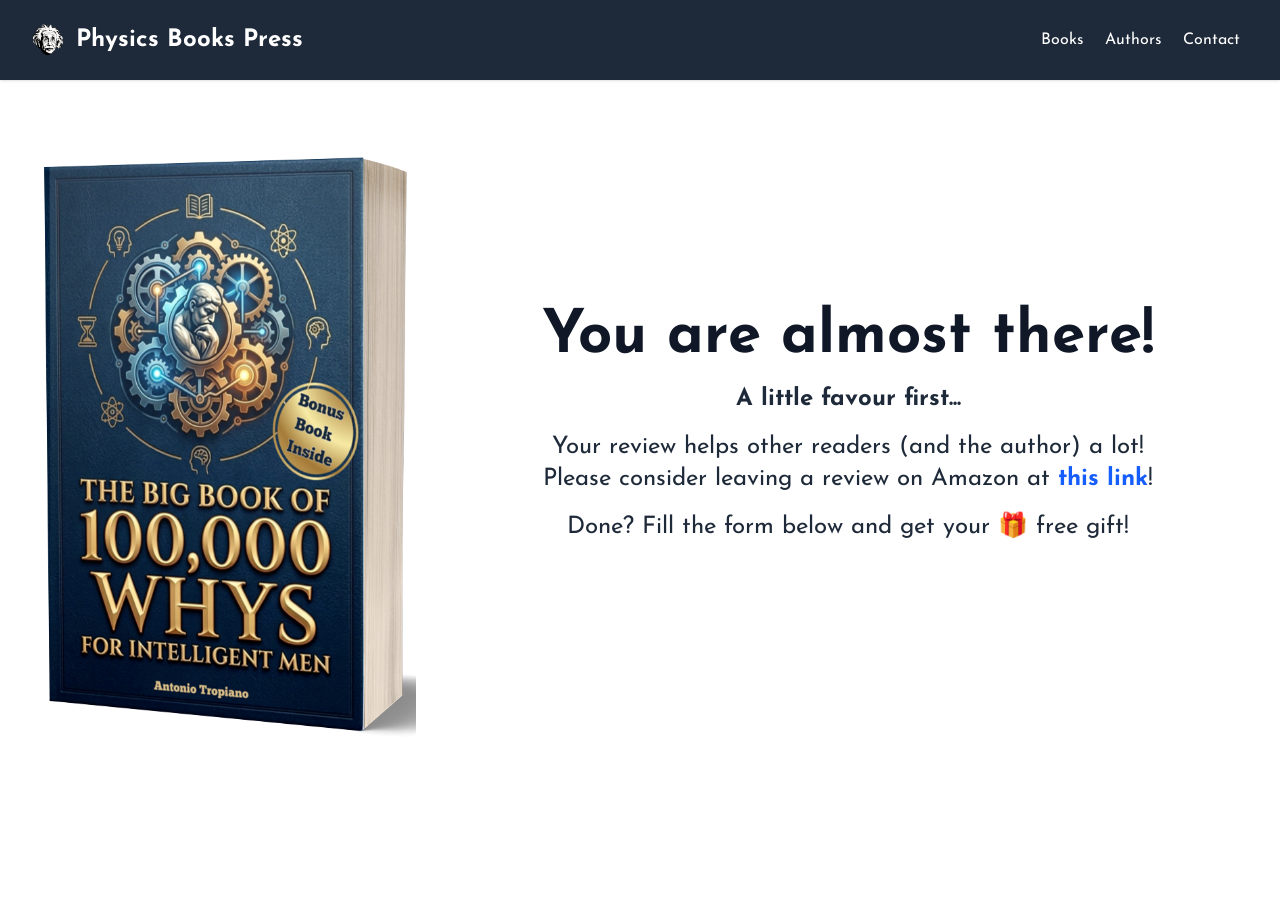
<file: 100kwhys_gift.html>
<!DOCTYPE html>
<html lang="en">

<head>
    <meta charset="UTF-8">
    <title>100,000 Whys for Intelligent Men - Gift</title>
    <meta name="viewport" content="width=device-width, initial-scale=1.0">
    <link rel="preconnect" href="https://fonts.googleapis.com">
    <link rel="preconnect" href="https://fonts.gstatic.com" crossorigin>
    <link href="https://fonts.googleapis.com/css2?family=Josefin+Sans:ital,wght@0,100..700;1,100..700&display=swap"
        rel="stylesheet">
    <link href="./output.css" rel="stylesheet">
    <style>
        .josefin-sans-std {
            font-family: "Josefin Sans", sans-serif;
        }
    </style>

    <!-- Google tag (gtag.js) -->
    <script async src="https://www.googletagmanager.com/gtag/js?id=G-MNFV7X96VJ"></script>
    <script>
        window.dataLayer = window.dataLayer || [];
        function gtag() { dataLayer.push(arguments); }
        gtag('js', new Date());

        gtag('config', 'G-MNFV7X96VJ');
    </script>

</head>

<body class="min-h-screen flex flex-col josefin-sans-std text-gray-900">

    <header class="py-6 bg-gray-800 bg-opacity-90 shadow text-white">
        <div class="container mx-auto px-8 flex justify-between items-center">
            <div class="flex items-center gap-3">
                <img src="images/logo.png" alt="Physics Books Press Logo" class="h-8 w-8">
                <h1 class="text-2xl font-bold">Physics Books Press</h1>
            </div>
            <nav>
                <a href="./books.html" class="hover:underline mx-2">Books</a>
                <a href="#" class="hover:underline mx-2">Authors</a>
                <a href="mailto:antonio@physicsbookspress.com" class="hover:underline mx-2">Contact</a>
            </nav>
        </div>
    </header>

    <main class="w-5/6 sm:w-full mx-auto mt-10 lg:px-4 mb-10">

        <div class="flex flex-col gap-8 bg-white">
            <div class="w-full flex flex-col md:flex-row rounded-lg overflow-hidden">
                <div class="flex-shrink-0 flex items-start justify-start">
                    <img src="images/100kwhys_cover-3d-narrow.png" alt="Book Cover - 100,000 Whys for Intelligent Men"
                        class="object-contain max-w-96 w-full rounded-md m-4">
                </div>
                <div class="flex-1 lg:p-6 sm:p-2 flex flex-col justify-center">
                    <h1 class="text-6xl mt-8 font-bold text-center mb-4">You are almost there!</h1>

                    <p class="text-gray-800 text-center font-bold text-2xl mb-4">
                        A little favour first...
                    </p>
                    <p class="text-gray-800 text-center text-2xl mb-4">
                        Your review helps other readers (and the author) a lot!<br>
                        Please consider leaving a review on Amazon at <a
                            href="https://www.amazon.com/review/create-review?asin=B0H14FKWG4" target="_blank"
                            class="text-blue-600 hover:underline font-bold">this link</a>!
                    </p>
                    <p class="text-gray-800 text-center text-2xl mb-4">
                        Done? Fill the form below and get your 🎁 free gift</a>!
                    </p>

                    <div class="w-full mt-10 bg-opacity-90 mx-full no-underline">
                        <script async data-uid="1a539c7775" src="https://physics.kit.com/1a539c7775/index.js"></script>
                    </div>

                    <!-- Add the Amazon link here once book is out 
                    <a href="https://www.amazon.com/dp/B0CGLW8X4Y" target="_blank"
                        class="w-1/4 mt-4 inline-block px-6 py-2 bg-green-600 text-white text-center font-semibold rounded shadow hover:bg-green-500 transition">Buy
                        on Amazon
                    </a>
                    -->
                </div>
            </div>

        </div>

    </main>
</body>

</html>
</file>
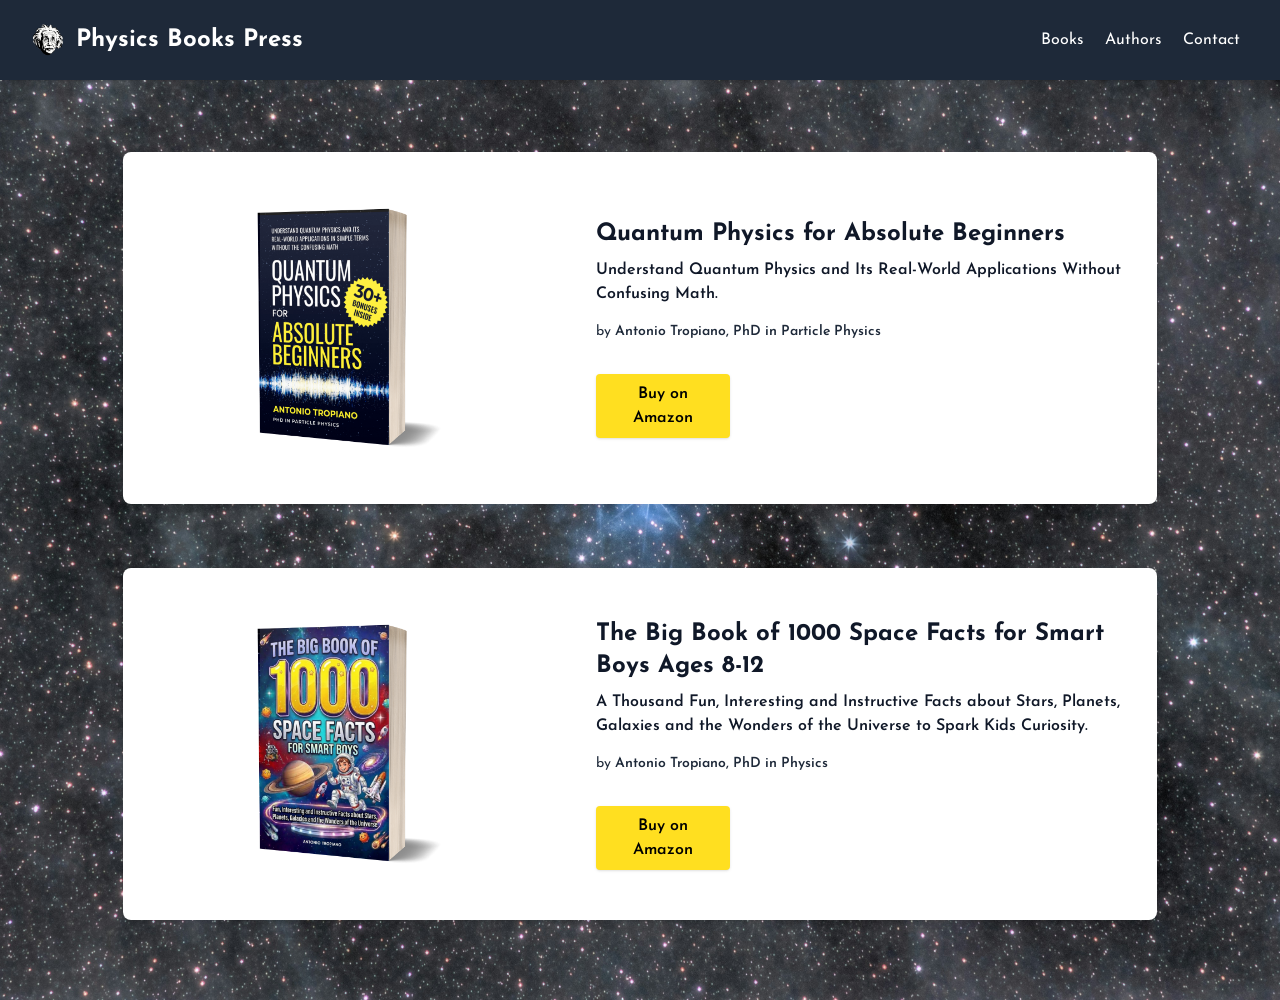
<file: books.html>
<!DOCTYPE html>
<html lang="en">

<head>
    <meta charset="UTF-8">
    <title>Physics Books Press - All Books</title>
    <meta name="viewport" content="width=device-width, initial-scale=1.0">
    <link rel="preconnect" href="https://fonts.googleapis.com">
    <link rel="preconnect" href="https://fonts.gstatic.com" crossorigin>
    <link href="https://fonts.googleapis.com/css2?family=Josefin+Sans:ital,wght@0,100..700;1,100..700&display=swap"
        rel="stylesheet">
    <link href="./output.css" rel="stylesheet">
    <style>
        .josefin-sans-std {
            font-family: "Josefin Sans", sans-serif;
        }
    </style>

    <!-- Google tag (gtag.js) -->
    <script async src="https://www.googletagmanager.com/gtag/js?id=G-MNFV7X96VJ"></script>
    <script>
        window.dataLayer = window.dataLayer || [];
        function gtag() { dataLayer.push(arguments); }
        gtag('js', new Date());

        gtag('config', 'G-MNFV7X96VJ');
    </script>

</head>

<body class="min-h-screen flex flex-col josefin-sans-std text-gray-900" style="position: relative; background-image: url('images/hero-stars.jpg'); background-size: cover; background-position: center; background-color: rgba(255, 255, 255, 0.5);
  background-blend-mode: multiply">

    <header class="py-6 bg-gray-800 bg-opacity-90 shadow text-white">
        <div class="container mx-auto px-8 flex justify-between items-center">
            <div class="flex items-center gap-3">
                <img src="images/logo.png" alt="Physics Books Press Logo" class="h-8 w-8">
                <h1 class="text-2xl font-bold">Physics Books Press</h1>
            </div>
            <nav>
                <a href="./books.html" class="hover:underline mx-2">Books</a>
                <a href="#" class="hover:underline mx-2">Authors</a>
                <a href="mailto:antonio@physicsbookspress.com" class="hover:underline mx-2">Contact</a>
            </nav>
        </div>
    </header>

    <main class="w-5/6  mx-auto mt-10 px-4 mb-10">

        <div class="flex flex-col gap-8">
            <a href="qpab.html">
                <div class="flex flex-col md:flex-row bg-white bg-opacity-90 rounded-lg shadow-md overflow-hidden">
                    <div class="flex-shrink-0 flex items-center justify-center">
                        <img src="images/book-cover-3d-yellow.png"
                            alt="Book Cover - Quantum Physics for Absolute Beginners"
                            class="object-contain max-h-80 w-full rounded-md m-4">
                    </div>
                    <div class="flex-1 p-6 flex flex-col justify-center">
                        <h1 class="text-2xl font-bold mb-2">Quantum Physics for Absolute Beginners</h1>
                        <h2 class="text-large font-semibold mb-4">Understand Quantum Physics and Its Real-World
                            Applications
                            Without Confusing
                            Math.</h2>

                        <p class="text-sm text-gray-800 mb-4">by <span class="font-semibold">Antonio Tropiano, PhD
                                in
                                Particle Physics</span></p>
                        <p class="text-base text-gray-700 leading-relaxed">

                        </p>

                        <a href="https://www.amazon.com/dp/B0G4DMZP7H" target="_blank" class="w-1/4 mt-4 inline-block px-6 py-2 bg-yellow-300 text-black text-center font-semibold rounded shadow 
                        hover:bg-yellow-400 transition">Buy
                            on Amazon
                        </a>

                    </div>
                </div>
            </a>
            <a href="spacefacts.html">
                <div class="flex flex-col md:flex-row bg-white bg-opacity-90 rounded-lg shadow-md overflow-hidden">
                    <div class="flex-shrink-0 flex items-center justify-center">
                        <img src="images/spacefacts_cover-3d.png"
                            alt="Book Cover - The Big Book of 1000 Space Facts for Smart Boys Ages 8-12"
                            class="object-contain max-h-80 w-full rounded-md m-4">
                    </div>
                    <div class="flex-1 p-6 flex flex-col justify-center">
                        <h1 class="text-2xl font-bold mb-2">The Big Book of 1000 Space Facts for Smart Boys Ages 8-12</h1>
                        <h2 class="text-large font-semibold mb-4">A Thousand Fun, Interesting and Instructive Facts about Stars, Planets, Galaxies 
                            and the Wonders of the Universe to Spark Kids Curiosity.</h2>

                        <p class="text-sm text-gray-800 mb-4">by <span class="font-semibold">Antonio Tropiano, PhD
                                in Physics</span></p>
                        <p class="text-base text-gray-700 leading-relaxed">

                        </p>

                        <a href="https://www.amazon.com/dp/B0H682SN75" target="_blank" class="w-1/4 mt-4 inline-block px-6 py-2 bg-yellow-300 text-black text-center font-semibold rounded shadow 
                        hover:bg-yellow-400 transition">Buy
                            on Amazon
                        </a>

                    </div>
                </div>
            </a>
            <!-- Add more book items as needed -->
        </div>

        <div class="w-1/2 mt-10 bg-opacity-90 mx-auto">
            <script async data-uid="8d44b2ed08" src="https://physics.kit.com/8d44b2ed08/index.js"></script>
        </div>

    </main>
</body>

</html>
</file>
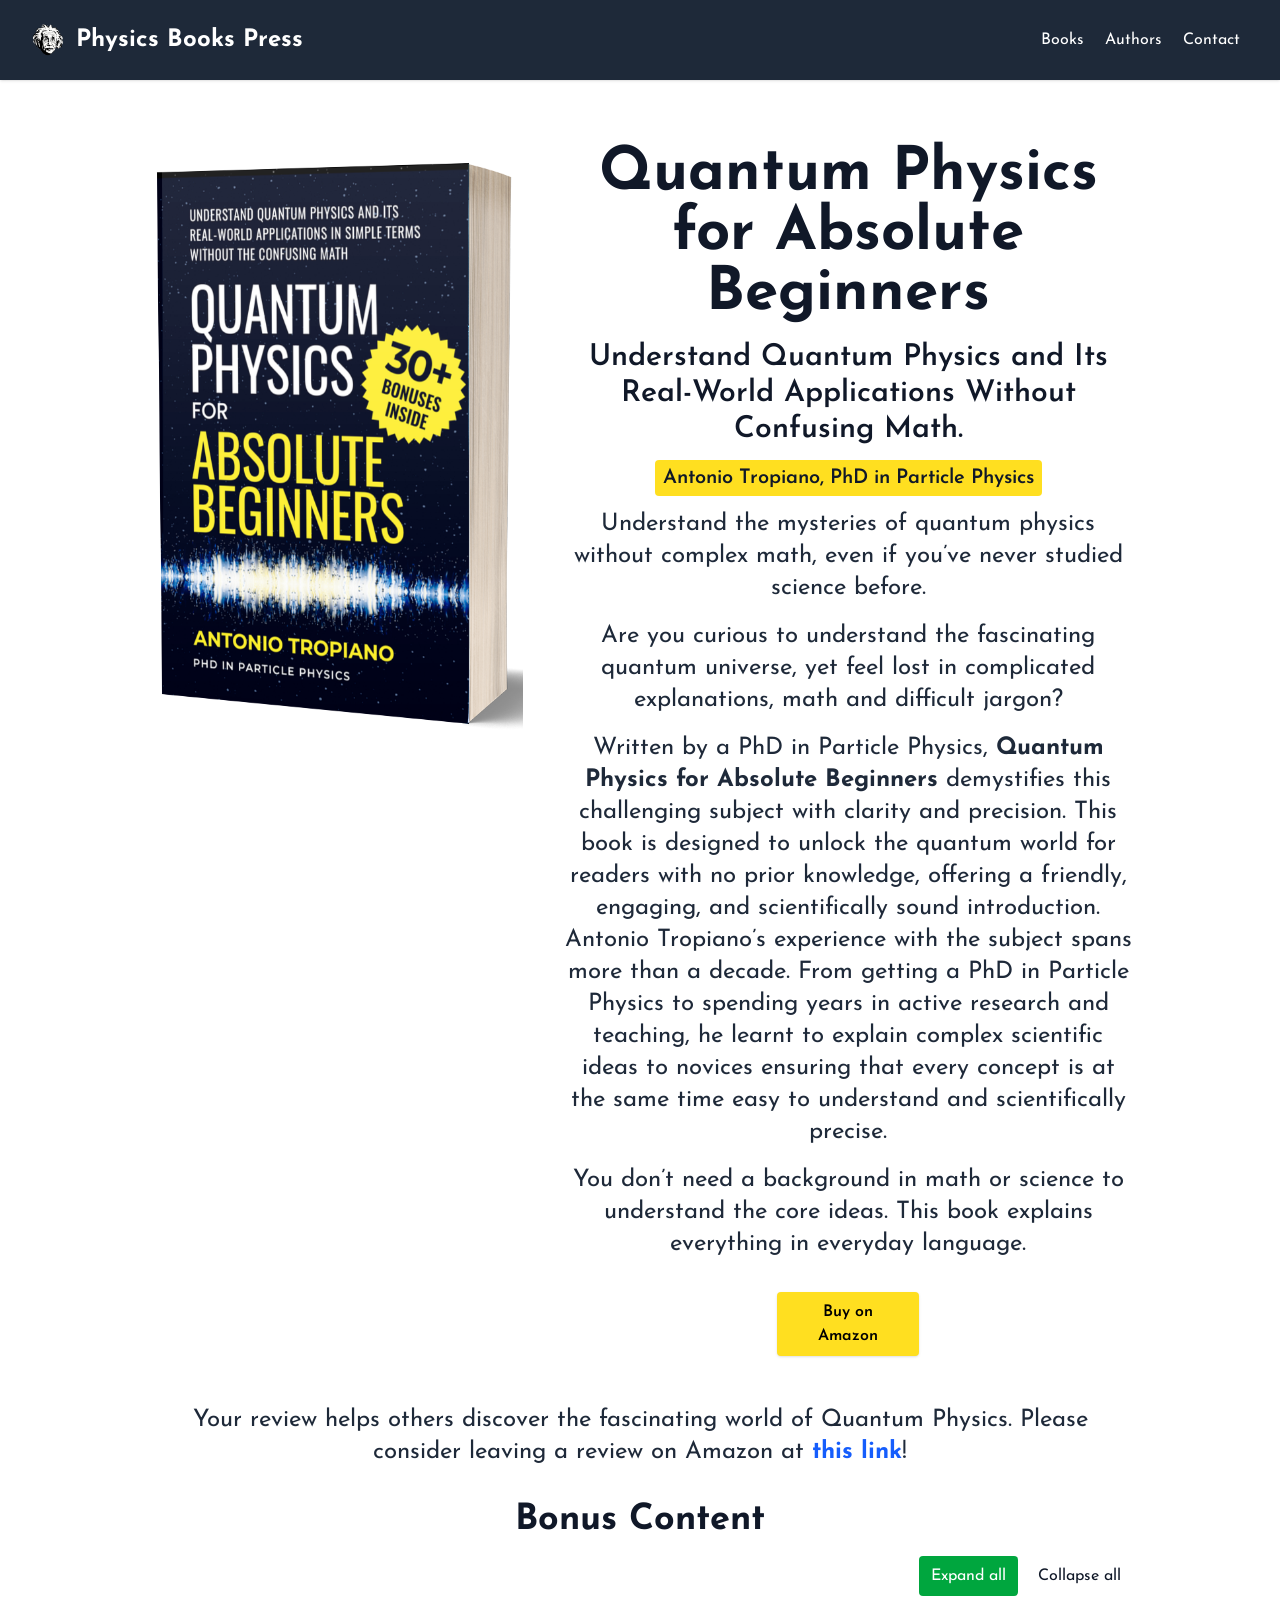
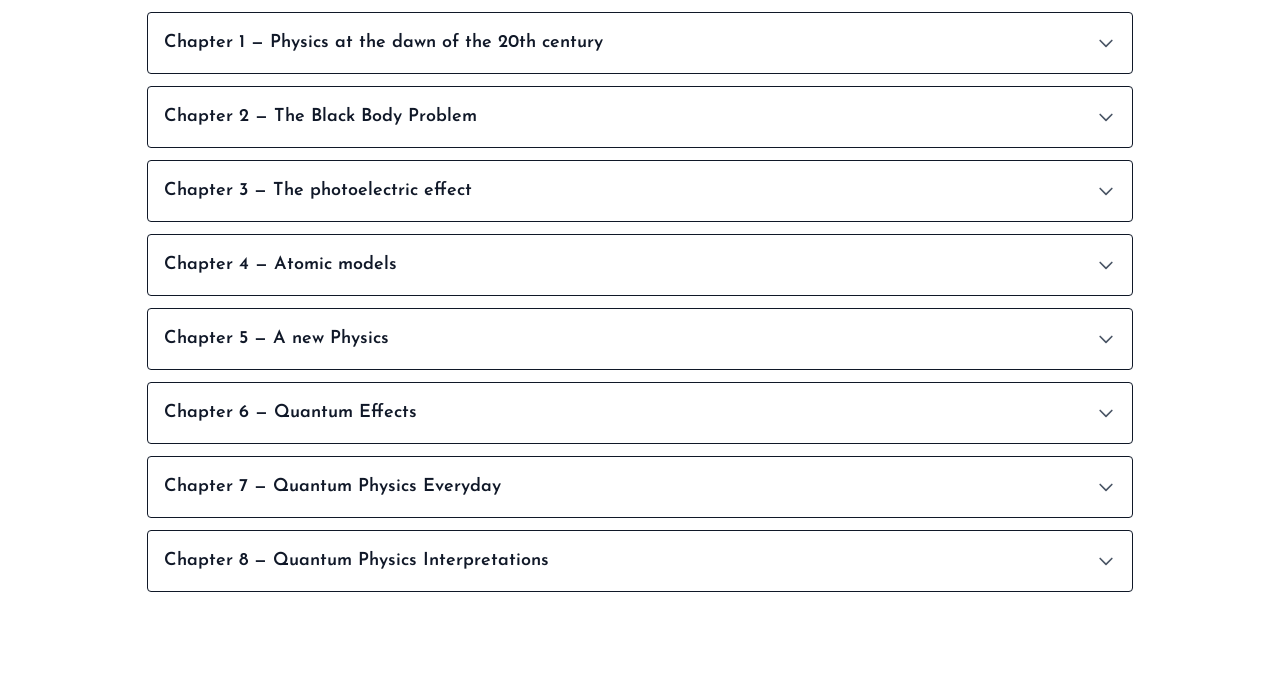
<file: qpab.html>
<!DOCTYPE html>
<html lang="en">

<head>
    <meta charset="UTF-8">
    <title>Quantum Physics for Absolute Beginners</title>
    <meta name="viewport" content="width=device-width, initial-scale=1.0">
    <link rel="preconnect" href="https://fonts.googleapis.com">
    <link rel="preconnect" href="https://fonts.gstatic.com" crossorigin>
    <link href="https://fonts.googleapis.com/css2?family=Josefin+Sans:ital,wght@0,100..700;1,100..700&display=swap"
        rel="stylesheet">
    <link href="./output.css" rel="stylesheet">
    <style>
        .josefin-sans-std {
            font-family: "Josefin Sans", sans-serif;
        }
    </style>
    <!-- Google tag (gtag.js) -->
    <script async src="https://www.googletagmanager.com/gtag/js?id=G-MNFV7X96VJ"></script>
    <script>
        window.dataLayer = window.dataLayer || [];
        function gtag() { dataLayer.push(arguments); }
        gtag('js', new Date());

        gtag('config', 'G-MNFV7X96VJ');
    </script>
</head>

<body class="min-h-screen flex flex-col josefin-sans-std text-gray-900">

    <header class="py-6 bg-gray-800 bg-opacity-90 shadow text-white">
        <div class="container mx-auto px-8 flex justify-between items-center">
            <div class="flex items-center gap-3">
                <img src="images/logo.png" alt="Physics Books Press Logo" class="h-8 w-8">
                <h1 class="text-2xl font-bold">Physics Books Press</h1>
            </div>
            <nav>
                <a href="./books.html" class="hover:underline mx-2">Books</a>
                <a href="#" class="hover:underline mx-2">Authors</a>
                <a href="mailto:antonio@physicsbookspress.com" class="hover:underline mx-2">Contact</a>
            </nav>
        </div>
    </header>

    <main class="w-5/6  mx-auto mt-10 px-4 mb-10">

        <div class="flex flex-col gap-8 bg-white">
            <div class="w-full flex flex-col md:flex-row rounded-lg overflow-hidden">
                <div class="flex-shrink-0 flex items-start justify-start">
                    <img src="images/book-cover-3d-yellow-narrow.png"
                        alt="Book Cover - Quantum Physics for Absolute Beginners"
                        class="object-contain max-w-96 w-full rounded-md m-4">
                </div>
                <div class="flex-1 p-6 flex flex-col justify-center">
                    <h1 class="text-6xl  font-bold text-center mb-4">Quantum Physics for Absolute Beginners</h1>
                    <h2 class="text-3xl font-semibold mb-4 text-center">Understand Quantum Physics and Its
                        Real-World
                        Applications
                        Without Confusing
                        Math.</h2>

                    <p class="text-xl text-center  text-gray-800 mb-4">
                        <span class="bg-yellow-300 text-gray-900 font-semibold px-2 py-2 rounded">
                            Antonio Tropiano, PhD in Particle Physics
                        </span>
                    </p>


                    <p class="text-gray-800 text-center text-2xl  mb-4">
                        Understand the mysteries of quantum physics without complex math, even if you’ve never
                        studied science before.
                    </p>
                    <p class="text-gray-800 text-center text-2xl  mb-4">
                        Are you curious to understand the fascinating quantum universe, yet feel lost in complicated
                        explanations, math and difficult jargon?
                    </p>
                    <p class="text-gray-800 text-center text-2xl  mb-4">Written by a PhD in Particle Physics,
                        <strong>Quantum Physics for Absolute Beginners</strong>
                        demystifies this challenging subject with clarity and precision.
                        This book is designed to unlock the quantum world for readers with no prior knowledge,
                        offering a friendly, engaging, and scientifically sound introduction.
                        Antonio Tropiano’s experience with the subject spans more than a decade. From getting a PhD
                        in Particle Physics to spending years in active research and teaching, he learnt to explain
                        complex scientific ideas to novices ensuring that every concept is at the same time easy to
                        understand and scientifically precise.
                    </p>
                    <p class="text-gray-800 text-center text-2xl  mb-4">You don’t need a background in math or
                        science to understand the core ideas. This book
                        explains everything in everyday language.</p>

                    <div class="flex justify-center">
                        <a href="https://www.amazon.com/dp/B0G4DMZP7H" target="_blank" class="lg:w-1/4 mt-4 inline-block px-6 py-2 bg-yellow-300 text-black text-center font-semibold rounded shadow 
                            hover:bg-yellow-400 transition">Buy
                            on Amazon
                        </a>
                    </div>
                </div>

            </div>
        </div>

        <section class="w-full rounded-lg p-6" id="bonus">
            <p class="text-gray-800 text-center text-2xl mb-4">
                Your review helps others discover the fascinating world of
                Quantum Physics.
                Please consider leaving a review on Amazon at <a
                    href="https://www.amazon.com/review/create-review?asin=B0G4DMZP7H" target="_blank"
                    class="text-blue-600 hover:underline font-bold">this link</a>!
            </p>
            <h3 class="text-4xl font-bold mt-8 mb-4 text-center">Bonus Content</h3>

            <div class="flex justify-end gap-2 mb-4">
                <button id="expandAll" class="px-3 py-2 bg-green-600 text-white rounded hover:bg-green-500">Expand
                    all</button>
                <button id="collapseAll" class="px-3 py-2  text-gray-900 rounded hover:bg-gray-200">Collapse
                    all</button>
            </div>

            <style>
                details summary svg {
                    transition: transform .18s ease;
                }

                details[open] summary svg {
                    transform: rotate(180deg);
                }
            </style>

            <div class="space-y-3">
                <details class="bg-white rounded border p-4">
                    <summary class="list-none flex justify-between items-center cursor-pointer text-lg font-semibold">
                        Chapter 1 — Physics at the dawn of the
                        20th century
                        <svg xmlns="http://www.w3.org/2000/svg" class="h-5 w-5 ml-3 text-gray-600" fill="none"
                            viewBox="0 0 24 24" stroke="currentColor">
                            <path stroke-linecap="round" stroke-linejoin="round" stroke-width="2" d="M19 9l-7 7-7-7" />
                        </svg>
                    </summary>
                    <p class="mt-3 text-gray-700">At the dawn of the 20th century, physics seemed a well established
                        discipline.
                        This chapter is a review of the field of Physics before the quantum revolution.
                    </p>
                    <h4 class="mt-3 font-semibold">Additional readings & material</h4>
                    <ul class="list-disc list-inside text-gray-700 mt-2 space-y-1">
                        <li><a class="text-green-600 hover:underline"
                                href="https://www1.grc.nasa.gov/beginners-guide-to-aeronautics/newtons-laws-of-motion/"
                                target="_blank" rel="noopener">A fairly deep dive into Newton's laws directly from
                                NASA</a></li>
                        <li><a class="text-green-600 hover:underline" href="https://theoreticalminimum.com"
                                target="_blank" rel="noopener">A more detailed introduction to the various subjects
                                that make up
                                classical physics - Susskind's series "The theoretical minimum".
                            </a></li>
                        <li><a class="text-green-600 hover:underline"
                                href="https://onlinelibrary.wiley.com/doi/full/10.1002/andp.201600239" target="_blank"
                                rel="noopener">The principle of least action - an historical
                                overview.
                            </a></li>
                        <li><a class="text-green-600 hover:underline" href="https://arxiv.org/abs/2106.16033"
                                target="_blank" rel="noopener">An article that helps to understand the famous speech
                                by
                                Lord Kelvin.
                            </a></li>
                        <li><a class="text-green-600 hover:underline" href="content/QMtoNewtonsLaws.pdf" target="_blank"
                                rel="noopener">Understand how classical physics is just an
                                approximation of quantum physics on the macroscopic scale.
                            </a></li>
                    </ul>
                </details>

                <details class="bg-white rounded border p-4">
                    <summary class="list-none flex justify-between items-center cursor-pointer text-lg font-semibold">
                        Chapter 2 — The Black Body Problem
                        <svg xmlns="http://www.w3.org/2000/svg" class="h-5 w-5 ml-3 text-gray-600" fill="none"
                            viewBox="0 0 24 24" stroke="currentColor">
                            <path stroke-linecap="round" stroke-linejoin="round" stroke-width="2" d="M19 9l-7 7-7-7" />
                        </svg>
                    </summary>
                    <p class="mt-3 text-gray-700">How an apparently simple mathematical trick to model the way
                        objects emit light, unlocks the key to understand physics at small scales.
                    </p>
                    <h4 class="mt-3 font-semibold">Additional readings & material</h4>
                    <ul class="list-disc list-inside text-gray-700 mt-2 space-y-1">
                        <li><a class="text-green-600 hover:underline" href="https://gutenberg.org/ebooks/40030"
                                target="_blank" rel="noopener">Straight from the original source. Planck's book "The
                                theory of heat radiation".</a>
                        </li>
                        <li><a class="text-green-600 hover:underline"
                                href="https://physicsworld.com/a/max-planck-the-reluctant-revolutionary/"
                                target="_blank" rel="noopener"> Helge Kragh article
                                detailing the steps to Plank's discovery.</a>
                        </li>
                        <li><a class="text-green-600 hover:underline" href="https://www.mpg.de/19252688/max-planck"
                                target="_blank" rel="noopener">The Max Planck Institute keeps a page with detailed
                                Overview of Planck life and accomplishments.</a>
                        </li>

                    </ul>
                </details>

                <details class="bg-white rounded border p-4">
                    <summary class="list-none flex justify-between items-center cursor-pointer text-lg font-semibold">
                        Chapter 3 — The photoelectric effect
                        <svg xmlns="http://www.w3.org/2000/svg" class="h-5 w-5 ml-3 text-gray-600" fill="none"
                            viewBox="0 0 24 24" stroke="currentColor">
                            <path stroke-linecap="round" stroke-linejoin="round" stroke-width="2" d="M19 9l-7 7-7-7" />
                        </svg>
                    </summary>
                    <p class="mt-3 text-gray-700">The strange properties of the photoelectric effect, how it clashes
                        with classical physics and the genius that solved the puzzle (of course, it's Einstein).
                    </p>
                    <h4 class="mt-3 font-semibold">Additional readings & material</h4>
                    <ul class="list-disc list-inside text-gray-700 mt-2 space-y-1">
                        <li><a class="text-green-600 hover:underline"
                                href="https://play.google.com/books/reader?id=orp_EP-lkzoC" target="_blank"
                                rel="noopener">The original account of JJ Thomson discovery of the electron in his
                                article from 1897. From page 293.</a>
                        </li>
                        <li><a class="text-green-600 hover:underline"
                                href="https://www.nobelprize.org/uploads/2017/07/lenard-lecture2.pdf" target="_blank"
                                rel="noopener">Lenard gave a beautiful account of the history of
                                cathode rays in his
                                Nobel Prize lecture.</a>
                        </li>
                        <li><a class="text-green-600 hover:underline" href="https://gutenberg.org/ebooks/73297"
                                target="_blank" rel="noopener">Millikan's book on the property of electrons is a
                                rare gem.</a>
                        </li>
                        <li><a class="text-green-600 hover:underline" href="content/einstein-photoelectric.pdf"
                                target="_blank" rel="noopener">Einstein's original paper on the photoelectric effect
                                was written in German, but luckily you can find an English translation here.</a>
                        </li>
                    </ul>
                </details>

                <details class="bg-white rounded border p-4">
                    <summary class="list-none flex justify-between items-center cursor-pointer text-lg font-semibold">
                        Chapter 4 — Atomic models
                        <svg xmlns="http://www.w3.org/2000/svg" class="h-5 w-5 ml-3 text-gray-600" fill="none"
                            viewBox="0 0 24 24" stroke="currentColor">
                            <path stroke-linecap="round" stroke-linejoin="round" stroke-width="2" d="M19 9l-7 7-7-7" />
                        </svg>
                    </summary>
                    <p class="mt-3 text-gray-700">The search for the internal structure of matter, how electrons
                        orbit around the nucleus and the first quantum theory of atoms.</p>
                    <h4 class="mt-3 font-semibold">Additional readings & material</h4>
                    <ul class="list-disc list-inside text-gray-700 mt-2 space-y-1">
                        <li><a class="text-green-600 hover:underline" href="content/Thomson-Electricity-and-Matter.pdf"
                                target="_blank" rel="noopener">This book by Thomson is a very clear account of both
                                the experiments
                                and the theory behind the interaction of electricity and matter.</a>
                        </li>
                        <li><a class="text-green-600 hover:underline"
                                href="https://css.au.dk/fileadmin/reposs/reposs-010.pdf" target="_blank"
                                rel="noopener">Helge Kragh gives a detailed account of the theories of the atomic
                                structure up to and including Rutherford's atomic model in this awesome book.</a>
                        </li>
                        <li><a class="text-green-600 hover:underline"
                                href="https://www.chemteam.info/Chem-History/GM-1909.html" target="_blank"
                                rel="noopener">Geiger-Marsden original article on their famous experiment is
                                reproduced here. Exceptionally clear and very interesting to read.</a>
                        </li>
                        <li><a class="text-green-600 hover:underline"
                                href="https://www.chemteam.info/Chem-History/Rutherford-1914.html" target="_blank"
                                rel="noopener">Rutherford's article on The Structure of the Atom is reproduced
                                here.</a>
                        </li>
                        <li><a class="text-green-600 hover:underline" href="https://gutenberg.org/ebooks/72787"
                                target="_blank" rel="noopener">Niels Bohr's series of articles on his model of the
                                atom..</a>
                        </li>
                        <li><a class="text-green-600 hover:underline"
                                href="https://www.nobelprize.org/uploads/2018/06/franck-lecture.pdf" target="_blank"
                                rel="noopener">Franck's Nobel lecture outlining the
                                experiment that confirmed Bohr's theory.</a>
                        </li>
                    </ul>
                </details>

                <details class="bg-white rounded border p-4">
                    <summary class="list-none flex justify-between items-center cursor-pointer text-lg font-semibold">
                        Chapter 5 — A new Physics
                        <svg xmlns="http://www.w3.org/2000/svg" class="h-5 w-5 ml-3 text-gray-600" fill="none"
                            viewBox="0 0 24 24" stroke="currentColor">
                            <path stroke-linecap="round" stroke-linejoin="round" stroke-width="2" d="M19 9l-7 7-7-7" />
                        </svg>
                    </summary>
                    <p class="mt-3 text-gray-700">The introduction of wave-particle duality and the formulation of
                        modern quantum mechanics.</p>
                    <h4 class="mt-3 font-semibold">Additional readings & material</h4>
                    <ul class="list-disc list-inside text-gray-700 mt-2 space-y-1">
                        <li><a class="text-green-600 hover:underline"
                                href="https://www.nobelprize.org/uploads/2016/04/broglie-lecture.pdf" target="_blank"
                                rel="noopener">The
                                account of De Broglie's hypothesis from his Nobel lecture</a>
                        </li>
                        <li><a class="text-green-600 hover:underline" href="content/Davisson_Germer_1927.pdf"
                                target="_blank" rel="noopener">Davisson and Germer detailed paper on electron
                                diffraction. An accident that led to the Nobel prize.</a>
                        </li>
                        <li><a class="text-green-600 hover:underline" href="content/Schroedinger_1926.pdf"
                                target="_blank" rel="noopener">Schrödinger's original paper on wave mechanics.
                                A bit technical, but it contains a good amount of interesting discussion.</a>
                        </li>
                        <li><a class="text-green-600 hover:underline" href="https://www.youtube.com/watch?v=oVzzIkkYGY8"
                                target="_blank" rel="noopener">A
                                great
                                video that explains Heisenberg's obscure
                                paper step by step. Really worth watching.</a>
                        </li>
                        <li><a class="text-green-600 hover:underline"
                                href="https://www.nobelprize.org/prizes/physics/1965/feynman/lecture/" target="_blank"
                                rel="noopener">Richard Feynman Nobel lecture, entertaining
                                and insightful as always.</a>
                        </li>
                    </ul>
                </details>

                <details class="bg-white rounded border p-4">
                    <summary class="list-none flex justify-between items-center cursor-pointer text-lg font-semibold">
                        Chapter 6 — Quantum Effects
                        <svg xmlns="http://www.w3.org/2000/svg" class="h-5 w-5 ml-3 text-gray-600" fill="none"
                            viewBox="0 0 24 24" stroke="currentColor">
                            <path stroke-linecap="round" stroke-linejoin="round" stroke-width="2" d="M19 9l-7 7-7-7" />
                        </svg>
                    </summary>
                    <p class="mt-3 text-gray-700">The strange consequences of quantum mechanics and how to try to
                        interpret them.</p>
                    <h4 class="mt-3 font-semibold">Additional readings & material</h4>
                    <ul class="list-disc list-inside text-gray-700 mt-2 space-y-1">
                        <li><a class="text-green-600 hover:underline" href="https://arxiv.org/abs/quant-ph/0312059"
                                target="_blank" rel="noopener">A
                                pretty non-technical and very clear explanation of quantum coherence.</a>
                        </li>
                        <li><a class="text-green-600 hover:underline"
                                href="https://physicsworld.com/a/coherent-schrodingers-cat-still-confounds/"
                                target="_blank" rel="noopener">This paper highlights the difficulties of observing
                                macroscopical
                                effects of a superposition of quantum states.</a>
                        </li>

                    </ul>
                </details>

                <details class="bg-white rounded border p-4">
                    <summary class="list-none flex justify-between items-center cursor-pointer text-lg font-semibold">
                        Chapter 7 — Quantum Physics Everyday
                        <svg xmlns="http://www.w3.org/2000/svg" class="h-5 w-5 ml-3 text-gray-600" fill="none"
                            viewBox="0 0 24 24" stroke="currentColor">
                            <path stroke-linecap="round" stroke-linejoin="round" stroke-width="2" d="M19 9l-7 7-7-7" />
                        </svg>
                    </summary>
                    <p class="mt-3 text-gray-700">How quantum physics is fundamental for most of modern
                        technology.</p>
                    <h4 class="mt-3 font-semibold">Additional readings & material</h4>
                    <ul class="list-disc list-inside text-gray-700 mt-2 space-y-1">
                        <li><a class="text-green-600 hover:underline" href="content/electronic-band-structure.pdf"
                                target="_blank" rel="noopener">How do you get from the Schrödinger's equation to the
                                electronic band
                                structure in materials (with a bit of math).
                            </a>
                        </li>
                        <li><a class="text-green-600 hover:underline" href="content/100_years_leds.pdf" target="_blank"
                                rel="noopener">Another fascinating historical article on the
                                discovery of LEDs.
                            </a>
                        </li>
                        <li><a class="text-green-600 hover:underline" href="content/history_transistors.pdf"
                                target="_blank" rel="noopener">The history of the invention of the transistor and
                                where it will lead us.
                        </li>
                        <li><a class="text-green-600 hover:underline"
                                href="https://www.chemistryexplained.com/Ru-Sp/Solar-Cells.html" target="_blank"
                                rel="noopener">The best written and more detailed article on the
                                photovoltaic effect, the principle behind solar cells.
                            </a>
                        </li>
                        <li><a class="text-green-600 hover:underline" href="content/huang-mittal-tunnel.pdf"
                                target="_blank" rel="noopener">The effects of quantum tunneling in the
                                miniaturization of transistors.
                            </a>
                        </li>
                        <li><a class="text-green-600 hover:underline"
                                href="https://www.thomaswong.net/introduction-to-classical-and-quantum-computing-1e4p.pdf"
                                target="_blank" rel="noopener">This free book by Thomas Wong is an excellent
                                introduction to classical and quantum computing.
                            </a>
                        </li>
                        <li><a class="text-green-600 hover:underline"
                                href="https://youtu.be/RQWpF2Gb-gU?si=CS6tyHZeVhCm4Hft" target="_blank" rel="noopener">A
                                detailed and exhaustive explanation of how a
                                quantum computing algorithm works.
                            </a>
                        </li>
                    </ul>
                </details>

                <details class="bg-white rounded border p-4">
                    <summary class="list-none flex justify-between items-center cursor-pointer text-lg font-semibold">
                        Chapter 8 — Quantum Physics Interpretations
                        <svg xmlns="http://www.w3.org/2000/svg" class="h-5 w-5 ml-3 text-gray-600" fill="none"
                            viewBox="0 0 24 24" stroke="currentColor">
                            <path stroke-linecap="round" stroke-linejoin="round" stroke-width="2" d="M19 9l-7 7-7-7" />
                        </svg>
                    </summary>
                    <p class="mt-3 text-gray-700">All the attempts to reconcile quantum physics with the nature
                        of reality.</p>
                    <h4 class="mt-3 font-semibold">Additional readings & material</h4>
                    <ul class="list-disc list-inside text-gray-700 mt-2 space-y-1">
                        <li><a class="text-green-600 hover:underline"
                                href="https://plato.stanford.edu/entries/qm-everett/" target="_blank" rel="noopener">A
                                very deep discussion of the Many-World
                                interpretation of Quantum Physics.
                            </a>
                        </li>
                        <li><a class="text-green-600 hover:underline" href="https://iep.utm.edu/int-qm" target="_blank"
                                rel="noopener">All Quantum Physics interpretations (and more) are
                                summarized
                                in this excellent article.
                            </a>
                        </li>
                        <li><a class="text-green-600 hover:underline" href="https://plato.stanford.edu/entries/qm-bohm/"
                                target="_blank" rel="noopener">A
                                great overview of Bohm's alternative interpretation
                                of Quantum Physics.
                        </li>
                        <li><a class="text-green-600 hover:underline" href="https://www.preposterousuniverse.com/blog"
                                target="_blank" rel="noopener">Sean
                                Carroll blog with lots of articles on the Many-Worlds
                                interpretation.
                            </a>
                        </li>
                    </ul>
                </details>


            </div>

            <script>
                document.getElementById('expandAll').addEventListener('click', function () {
                    document.querySelectorAll('details').forEach(d => d.open = true);
                });
                document.getElementById('collapseAll').addEventListener('click', function () {
                    document.querySelectorAll('details').forEach(d => d.open = false);
                });
            </script>
        </section>
        </div>

        <div class="lg:w-1/2 mt-10 bg-opacity-90 mx-auto no-underline">
            <script async data-uid="8d44b2ed08" src="https://physics.kit.com/8d44b2ed08/index.js"></script>
        </div>

    </main>
</body>

</html>
</file>
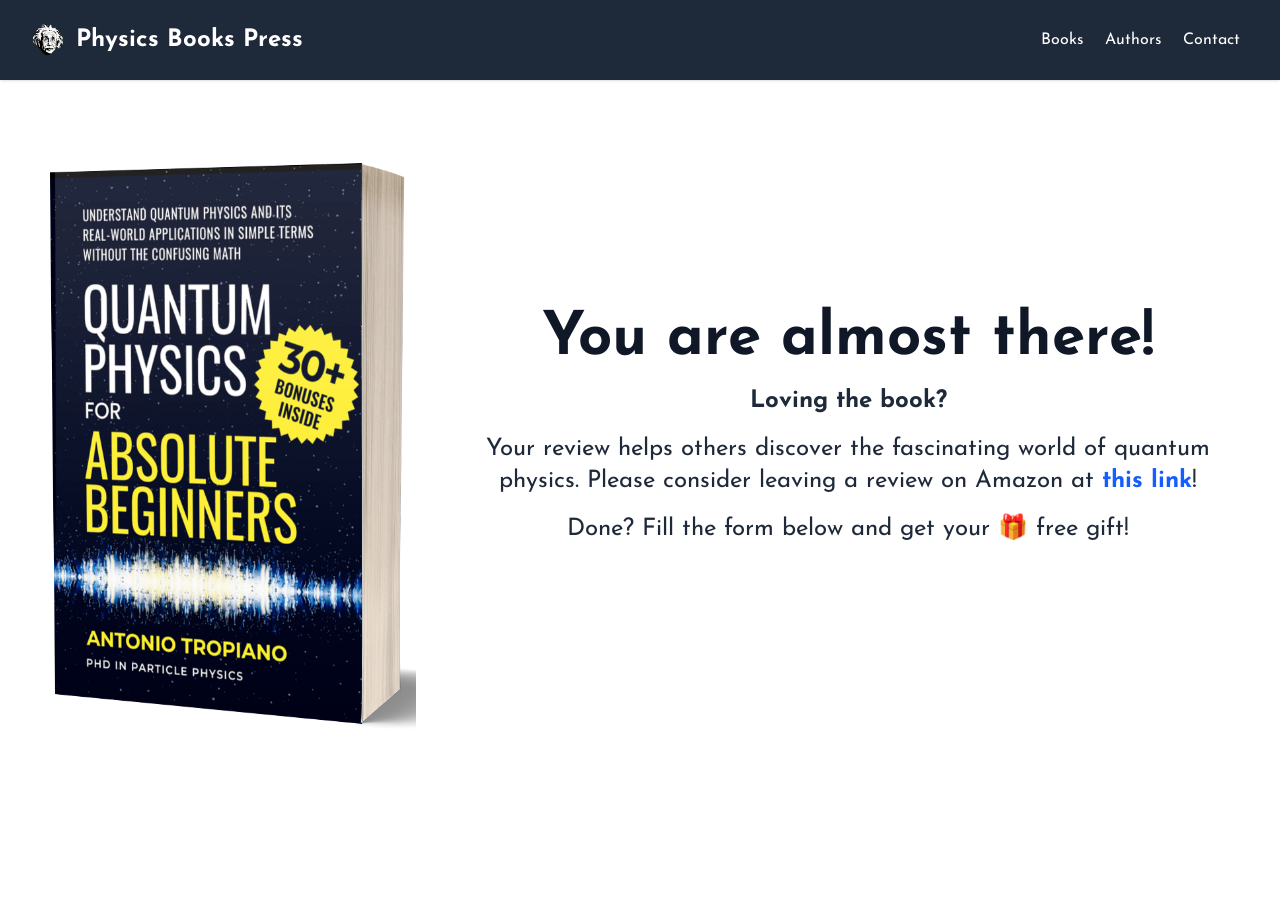
<file: qpab_gift.html>
<!DOCTYPE html>
<html lang="en">

<head>
    <meta charset="UTF-8">
    <title>Quantum Physics for Absolute Beginners - Gift</title>
    <meta name="viewport" content="width=device-width, initial-scale=1.0">
    <link rel="preconnect" href="https://fonts.googleapis.com">
    <link rel="preconnect" href="https://fonts.gstatic.com" crossorigin>
    <link href="https://fonts.googleapis.com/css2?family=Josefin+Sans:ital,wght@0,100..700;1,100..700&display=swap"
        rel="stylesheet">
    <link href="./output.css" rel="stylesheet">
    <style>
        .josefin-sans-std {
            font-family: "Josefin Sans", sans-serif;
        }
    </style>

    <!-- Google tag (gtag.js) -->
    <script async src="https://www.googletagmanager.com/gtag/js?id=G-MNFV7X96VJ"></script>
    <script>
        window.dataLayer = window.dataLayer || [];
        function gtag() { dataLayer.push(arguments); }
        gtag('js', new Date());

        gtag('config', 'G-MNFV7X96VJ');
    </script>

</head>

<body class="min-h-screen flex flex-col josefin-sans-std text-gray-900">

    <header class="py-6 bg-gray-800 bg-opacity-90 shadow text-white">
        <div class="container mx-auto px-8 flex justify-between items-center">
            <div class="flex items-center gap-3">
                <img src="images/logo.png" alt="Physics Books Press Logo" class="h-8 w-8">
                <h1 class="text-2xl font-bold">Physics Books Press</h1>
            </div>
            <nav>
                <a href="./books.html" class="hover:underline mx-2">Books</a>
                <a href="#" class="hover:underline mx-2">Authors</a>
                <a href="mailto:antonio@physicsbookspress.com" class="hover:underline mx-2">Contact</a>
            </nav>
        </div>
    </header>

    <main class="w-5/6 sm:w-full mx-auto mt-10 lg:px-4 mb-10">

        <div class="flex flex-col gap-8 bg-white">
            <div class="w-full flex flex-col md:flex-row rounded-lg overflow-hidden">
                <div class="flex-shrink-0 flex items-start justify-start">
                    <img src="images/book-cover-3d-yellow-narrow.png"
                        alt="Book Cover - Quantum Physics for Absolute Beginners"
                        class="object-contain max-w-96 w-full rounded-md m-4">
                </div>
                <div class="flex-1 lg:p-6 sm:p-2 flex flex-col justify-center">
                    <h1 class="text-6xl mt-8 font-bold text-center mb-4">You are almost there!</h1>

                    <p class="text-gray-800 text-center font-bold text-2xl mb-4">
                        Loving the book?
                    </p>
                    <p class="text-gray-800 text-center text-2xl mb-4">
                        Your review helps others discover the fascinating world of
                        quantum physics.
                        Please consider leaving a review on Amazon at <a
                            href="https://www.amazon.com/review/create-review?asin=B0G4DMZP7H" target="_blank"
                            class="text-blue-600 hover:underline font-bold">this link</a>!
                    </p>
                    <p class="text-gray-800 text-center text-2xl mb-4">
                        Done? Fill the form below and get your 🎁 free gift</a>!
                    </p>

                    <div class="w-full mt-10 bg-opacity-90 mx-full no-underline">
                        <script async data-uid="8d44b2ed08" src="https://physics.kit.com/8d44b2ed08/index.js"></script>
                    </div>

                    <!-- Add the Amazon link here once book is out 
                    <a href="https://www.amazon.com/dp/B0CGLW8X4Y" target="_blank"
                        class="w-1/4 mt-4 inline-block px-6 py-2 bg-green-600 text-white text-center font-semibold rounded shadow hover:bg-green-500 transition">Buy
                        on Amazon
                    </a>
                    -->
                </div>
            </div>

        </div>

    </main>
</body>

</html>
</file>
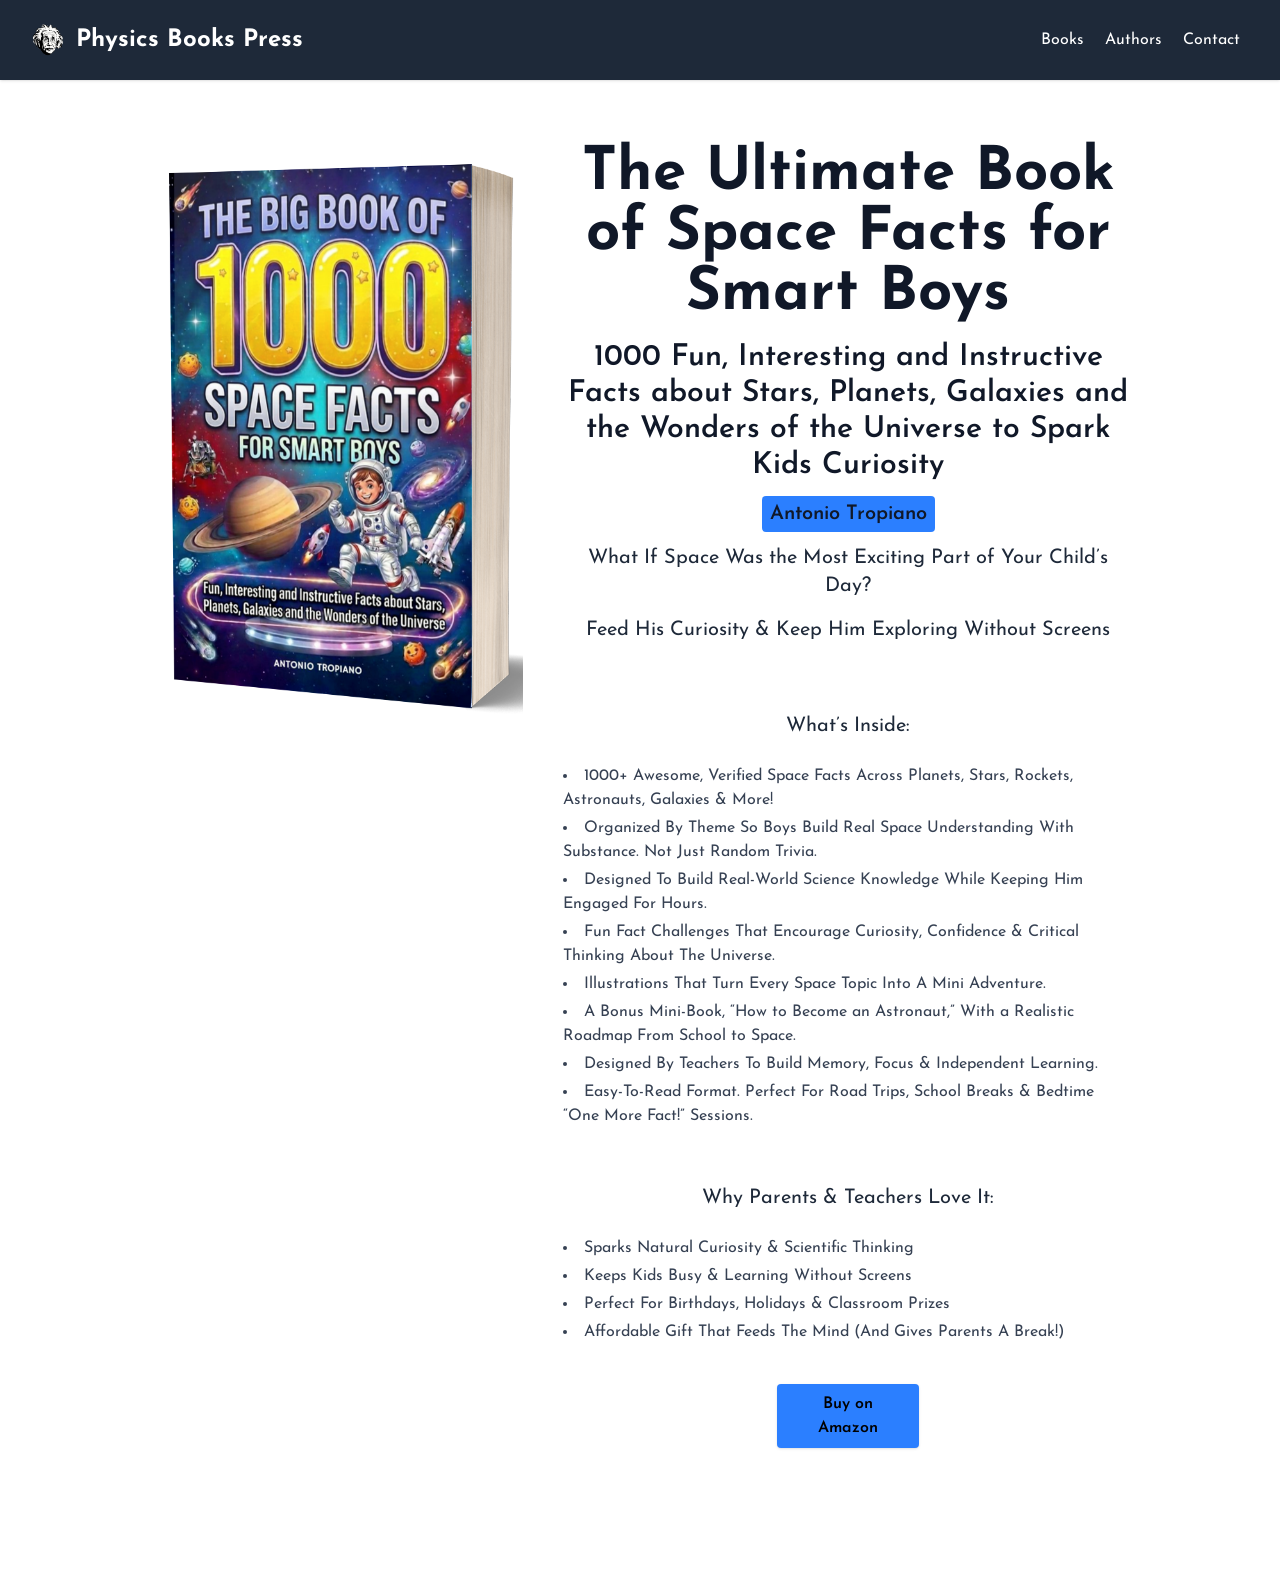
<file: spacefacts.html>
<!DOCTYPE html>
<html lang="en">

<head>
    <meta charset="UTF-8">
    <title>Space Facts for Smart Boys</title>
    <meta name="viewport" content="width=device-width, initial-scale=1.0">
    <link rel="preconnect" href="https://fonts.googleapis.com">
    <link rel="preconnect" href="https://fonts.gstatic.com" crossorigin>
    <link href="https://fonts.googleapis.com/css2?family=Josefin+Sans:ital,wght@0,100..700;1,100..700&display=swap"
        rel="stylesheet">
    <link href="./output.css" rel="stylesheet">
    <style>
        .josefin-sans-std {
            font-family: "Josefin Sans", sans-serif;
        }
    </style>
    <!-- Google tag (gtag.js) -->
    <script async src="https://www.googletagmanager.com/gtag/js?id=G-MNFV7X96VJ"></script>
    <script>
        window.dataLayer = window.dataLayer || [];
        function gtag() { dataLayer.push(arguments); }
        gtag('js', new Date());

        gtag('config', 'G-MNFV7X96VJ');
    </script>
</head>

<body class="min-h-screen flex flex-col josefin-sans-std text-gray-900">

    <header class="py-6 bg-gray-800 bg-opacity-90 shadow text-white">
        <div class="container mx-auto px-8 flex justify-between items-center">
            <div class="flex items-center gap-3">
                <img src="images/logo.png" alt="Physics Books Press Logo" class="h-8 w-8">
                <h1 class="text-2xl font-bold">Physics Books Press</h1>
            </div>
            <nav>
                <a href="./books.html" class="hover:underline mx-2">Books</a>
                <a href="#" class="hover:underline mx-2">Authors</a>
                <a href="mailto:antonio@physicsbookspress.com" class="hover:underline mx-2">Contact</a>
            </nav>
        </div>
    </header>

    <main class="w-5/6  mx-auto mt-10 px-4 mb-10">

        <div class="flex flex-col gap-8 bg-white">
            <div class="w-full flex flex-col md:flex-row rounded-lg overflow-hidden">
                <div class="flex-shrink-0 flex items-start justify-start">
                    <img src="images/spacefacts_cover-3d-narrow.png" alt="Book Cover - Space Facts for Smart Boys"
                        class="object-contain max-w-96 w-full rounded-md m-4">
                </div>
                <div class="flex-1 p-6 flex flex-col justify-center">
                    <h1 class="text-6xl  font-bold text-center mb-4">The Ultimate Book of Space Facts for Smart Boys
                    </h1>
                    <h2 class="text-3xl font-semibold mb-4 text-center">1000 Fun, Interesting and Instructive Facts about Stars, Planets, Galaxies 
                        and the Wonders of the Universe to Spark Kids Curiosity
                    </h2>

                    <p class="text-xl text-center  text-gray-800 mb-4">
                        <span class="bg-blue-500 text-gray-900 font-semibold px-2 py-2 rounded">
                            Antonio Tropiano
                        </span>
                    </p>


                    <p class="text-gray-800 text-center text-xl  mb-4">
                        What If Space Was the Most Exciting Part of Your Child’s Day?
                    </p>
                    <p class="text-gray-800 text-center text-xl  mb-4">
                        Feed His Curiosity & Keep Him Exploring Without Screens
                    </p>
                    <br/>
                    <p class="text-gray-800 text-center text-xl  mb-4">
                        <br/>
                        What’s Inside:  
                        <ul class="list-disc list-inside text-gray-700 mt-2 space-y-1">
                            <li>1000+ Awesome, Verified Space Facts Across Planets, Stars, Rockets, Astronauts, Galaxies & More!</li>
                            <li>Organized By Theme So Boys Build Real Space Understanding With Substance. Not Just Random Trivia.</li>
                            <li>Designed To Build Real-World Science Knowledge While Keeping Him Engaged For Hours.</li>
                            <li>Fun Fact Challenges That Encourage Curiosity, Confidence & Critical Thinking About The Universe.</li>
                            <li>Illustrations That Turn Every Space Topic Into A Mini Adventure.</li>
                            <li>A Bonus Mini-Book, “How to Become an Astronaut,” With a Realistic Roadmap From School to Space.</li>
                            <li>Designed By Teachers To Build Memory, Focus & Independent Learning.</li>
                            <li>Easy-To-Read Format. Perfect For Road Trips, School Breaks & Bedtime “One More Fact!” Sessions.</li>
                        </ul>
                    </p>
                    
                    <p class="text-gray-800 text-center text-xl  mb-4">
                        <br/>
                        <br/>
                        Why Parents & Teachers Love It:  
                        <ul class="list-disc list-inside text-gray-700 mt-2 space-y-1">
                            <li>Sparks Natural Curiosity & Scientific Thinking</li>
                            <li>Keeps Kids Busy & Learning Without Screens</li>
                            <li>Perfect For Birthdays, Holidays & Classroom Prizes</li>
                            <li>Affordable Gift That Feeds The Mind (And Gives Parents A Break!)</li>
                        </ul>
                    </p>
                    
                    <div class="flex justify-center mt-6">
                        <a href="https://www.amazon.com/dp/B0H682SN75" target="_blank" class="lg:w-1/4 mt-4 inline-block px-6 py-2 
                            bg-blue-500 text-black text-center font-semibold rounded shadow 
                            hover:bg-blue-400 transition">
                            Buy on Amazon
                        </a>
                    </div>
                    
                    <div class="mt-16 bg-opacity-90 mx-auto no-underline">
                        <script async data-uid="2af991fc79" src="https://physics.kit.com/2af991fc79/index.js"></script>
                    </div>

                </div>

            </div>
        </div>

         </div>



    </main>
</body>

</html>
</file>
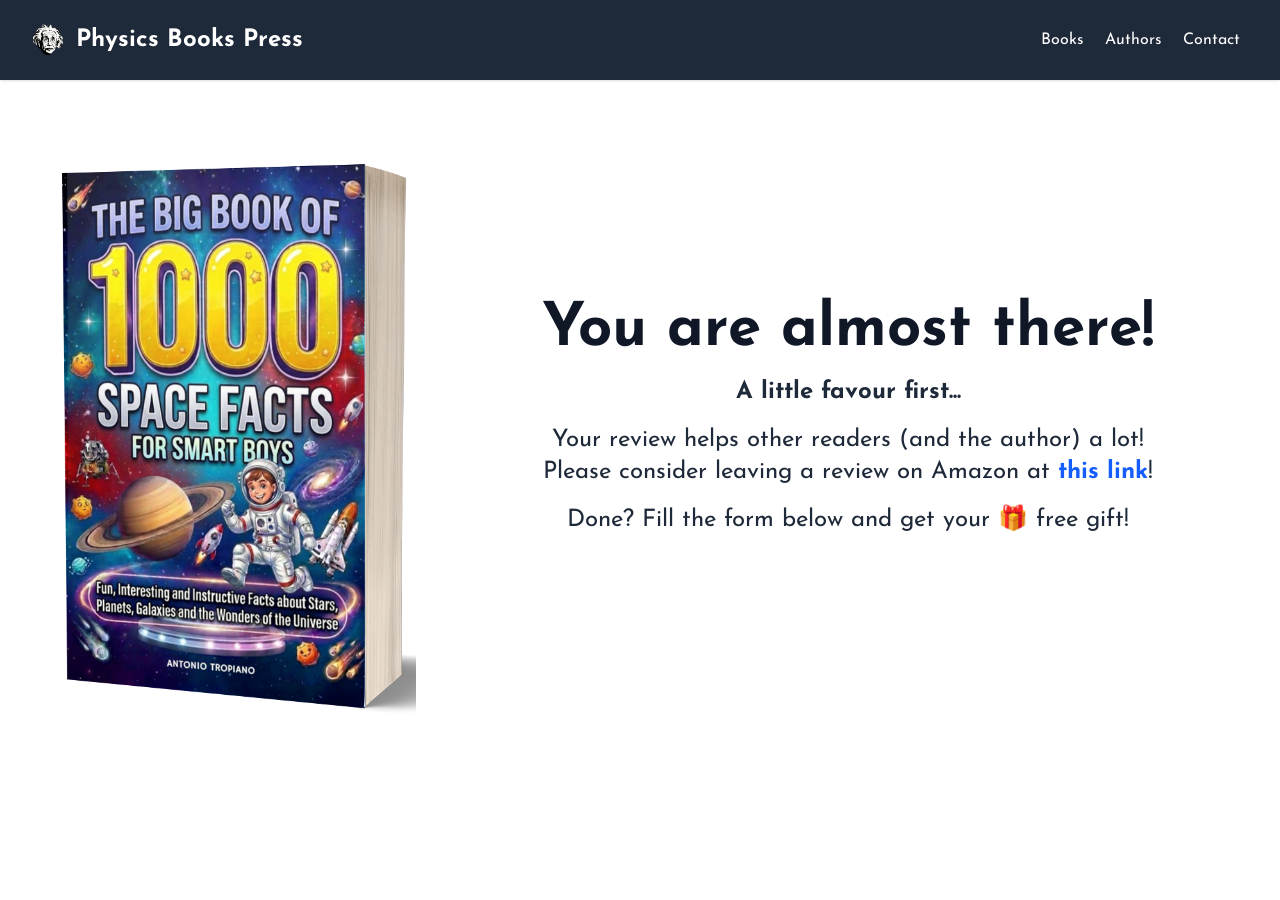
<file: spacefacts_gift.html>
<!DOCTYPE html>
<html lang="en">

<head>
    <meta charset="UTF-8">
    <title>Space Facts for Smart Boys - Gift</title>
    <meta name="viewport" content="width=device-width, initial-scale=1.0">
    <link rel="preconnect" href="https://fonts.googleapis.com">
    <link rel="preconnect" href="https://fonts.gstatic.com" crossorigin>
    <link href="https://fonts.googleapis.com/css2?family=Josefin+Sans:ital,wght@0,100..700;1,100..700&display=swap"
        rel="stylesheet">
    <link href="./output.css" rel="stylesheet">
    <style>
        .josefin-sans-std {
            font-family: "Josefin Sans", sans-serif;
        }
    </style>

    <!-- Google tag (gtag.js) -->
    <script async src="https://www.googletagmanager.com/gtag/js?id=G-MNFV7X96VJ"></script>
    <script>
        window.dataLayer = window.dataLayer || [];
        function gtag() { dataLayer.push(arguments); }
        gtag('js', new Date());

        gtag('config', 'G-MNFV7X96VJ');
    </script>

</head>

<body class="min-h-screen flex flex-col josefin-sans-std text-gray-900">

    <header class="py-6 bg-gray-800 bg-opacity-90 shadow text-white">
        <div class="container mx-auto px-8 flex justify-between items-center">
            <div class="flex items-center gap-3">
                <img src="images/logo.png" alt="Physics Books Press Logo" class="h-8 w-8">
                <h1 class="text-2xl font-bold">Physics Books Press</h1>
            </div>
            <nav>
                <a href="./books.html" class="hover:underline mx-2">Books</a>
                <a href="#" class="hover:underline mx-2">Authors</a>
                <a href="mailto:antonio@physicsbookspress.com" class="hover:underline mx-2">Contact</a>
            </nav>
        </div>
    </header>

    <main class="w-5/6 sm:w-full mx-auto mt-10 lg:px-4 mb-10">

        <div class="flex flex-col gap-8 bg-white">
            <div class="w-full flex flex-col md:flex-row rounded-lg overflow-hidden">
                <div class="flex-shrink-0 flex items-start justify-start">
                    <img src="images/spacefacts_cover-3d-narrow.png" alt="Book Cover - Space Facts for Smart Boys"
                        class="object-contain max-w-96 w-full rounded-md m-4">
                </div>
                <div class="flex-1 lg:p-6 sm:p-2 flex flex-col justify-center">
                    <h1 class="text-6xl mt-8 font-bold text-center mb-4">You are almost there!</h1>

                    <p class="text-gray-800 text-center font-bold text-2xl mb-4">
                        A little favour first...
                    </p>
                    <p class="text-gray-800 text-center text-2xl mb-4">
                        Your review helps other readers (and the author) a lot!<br>
                        Please consider leaving a review on Amazon at <a
                            href="https://www.amazon.com/review/create-review?asin=B0H682SN75" target="_blank"
                            class="text-blue-600 hover:underline font-bold">this link</a>!
                    </p>
                    <p class="text-gray-800 text-center text-2xl mb-4">
                        Done? Fill the form below and get your 🎁 free gift</a>!
                    </p>

                    <div class="w-full mt-10 bg-opacity-90 mx-full no-underline">
                        <script async data-uid="2af991fc79" src="https://physics.kit.com/2af991fc79/index.js"></script>
                    </div>

                    <!-- Add the Amazon link here once book is out 
                    <a href="https://www.amazon.com/dp/B0CGLW8X4Y" target="_blank"
                        class="w-1/4 mt-4 inline-block px-6 py-2 bg-green-600 text-white text-center font-semibold rounded shadow hover:bg-green-500 transition">Buy
                        on Amazon
                    </a>
                    -->
                </div>
            </div>

        </div>

    </main>
</body>

</html>
</file>
